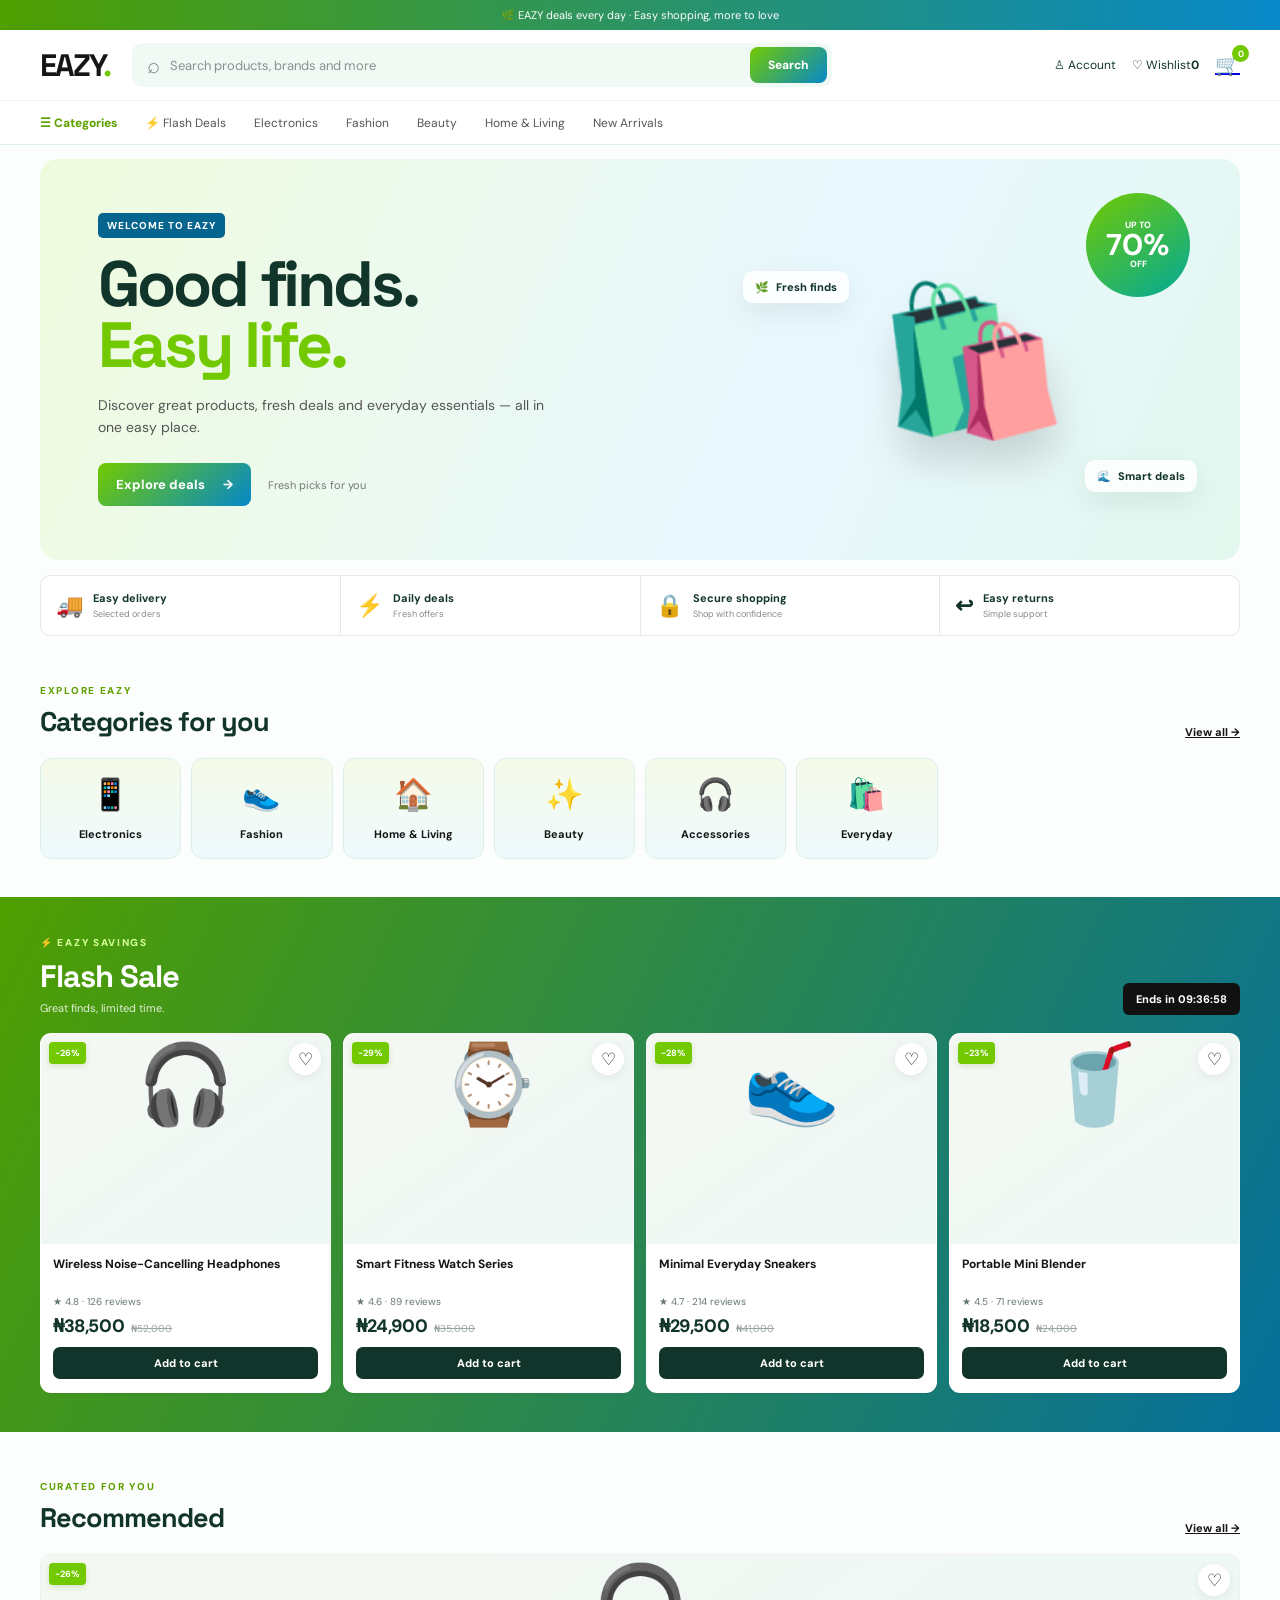
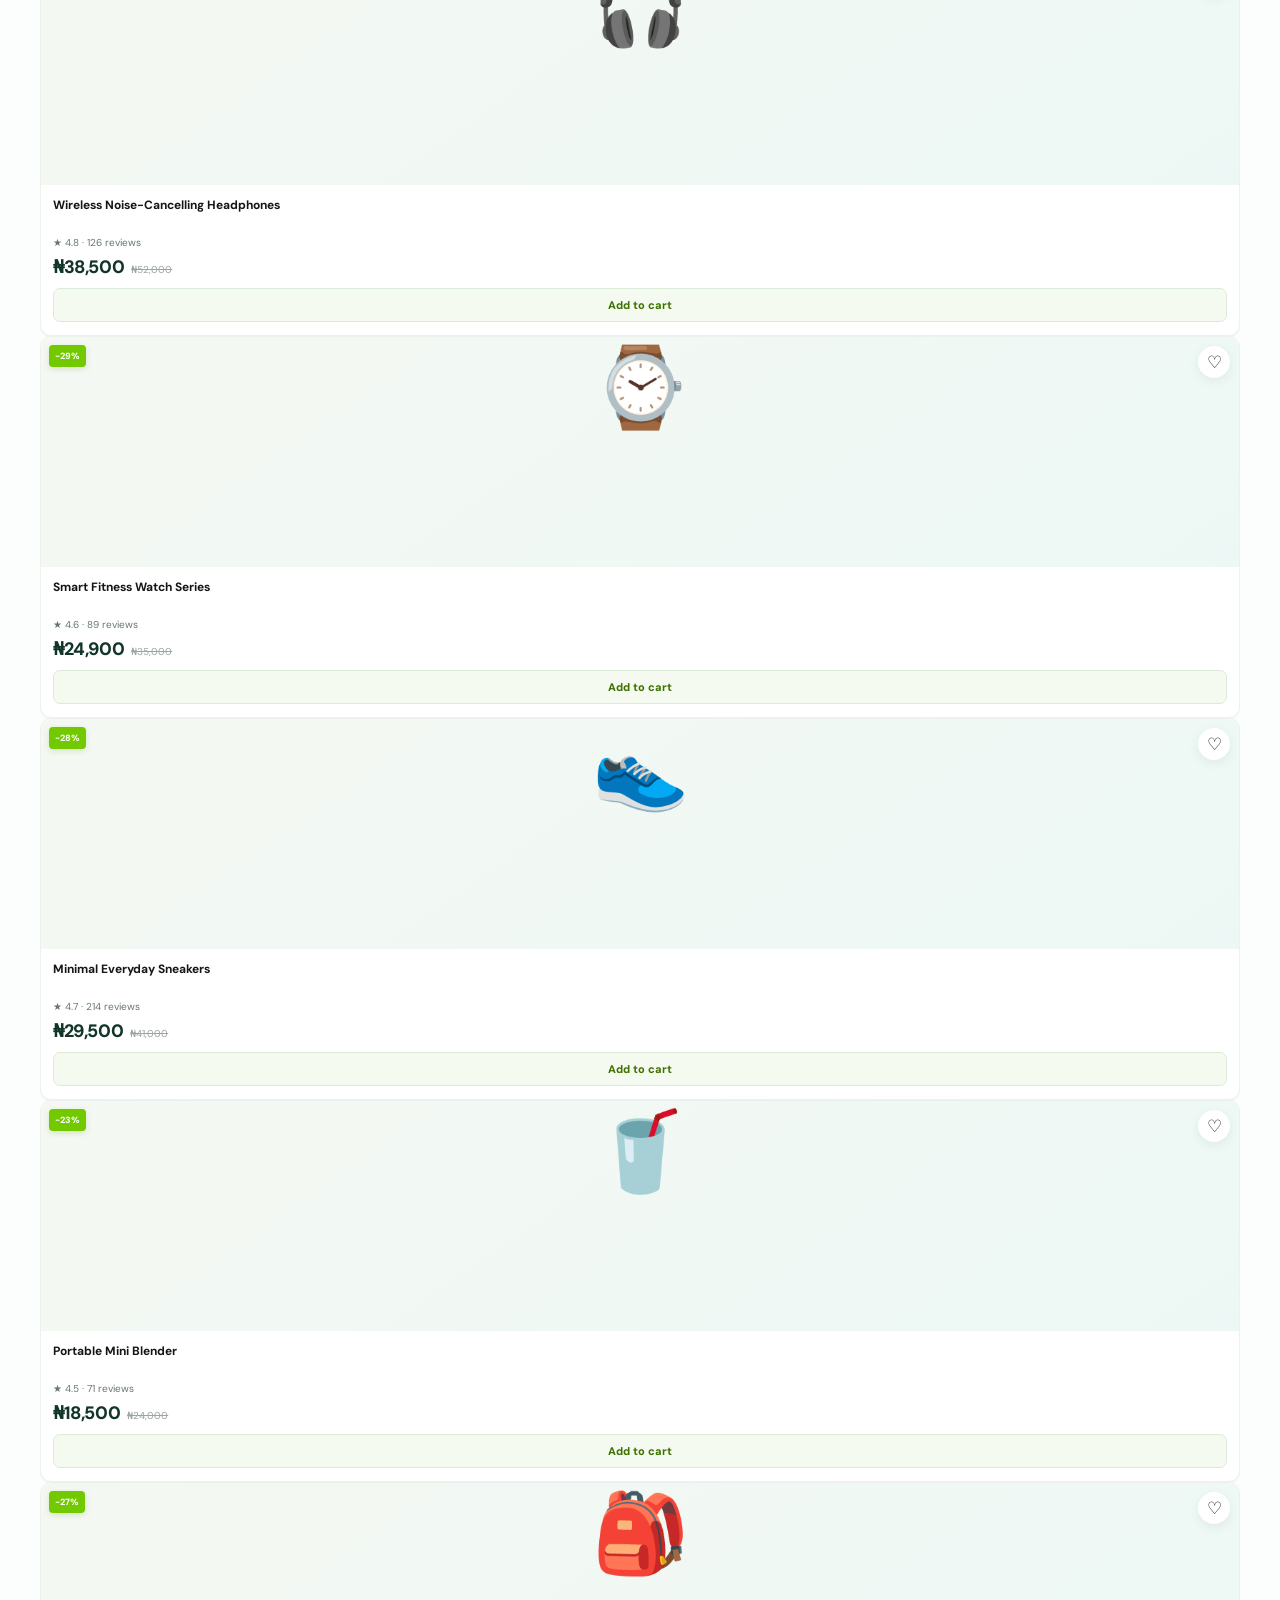
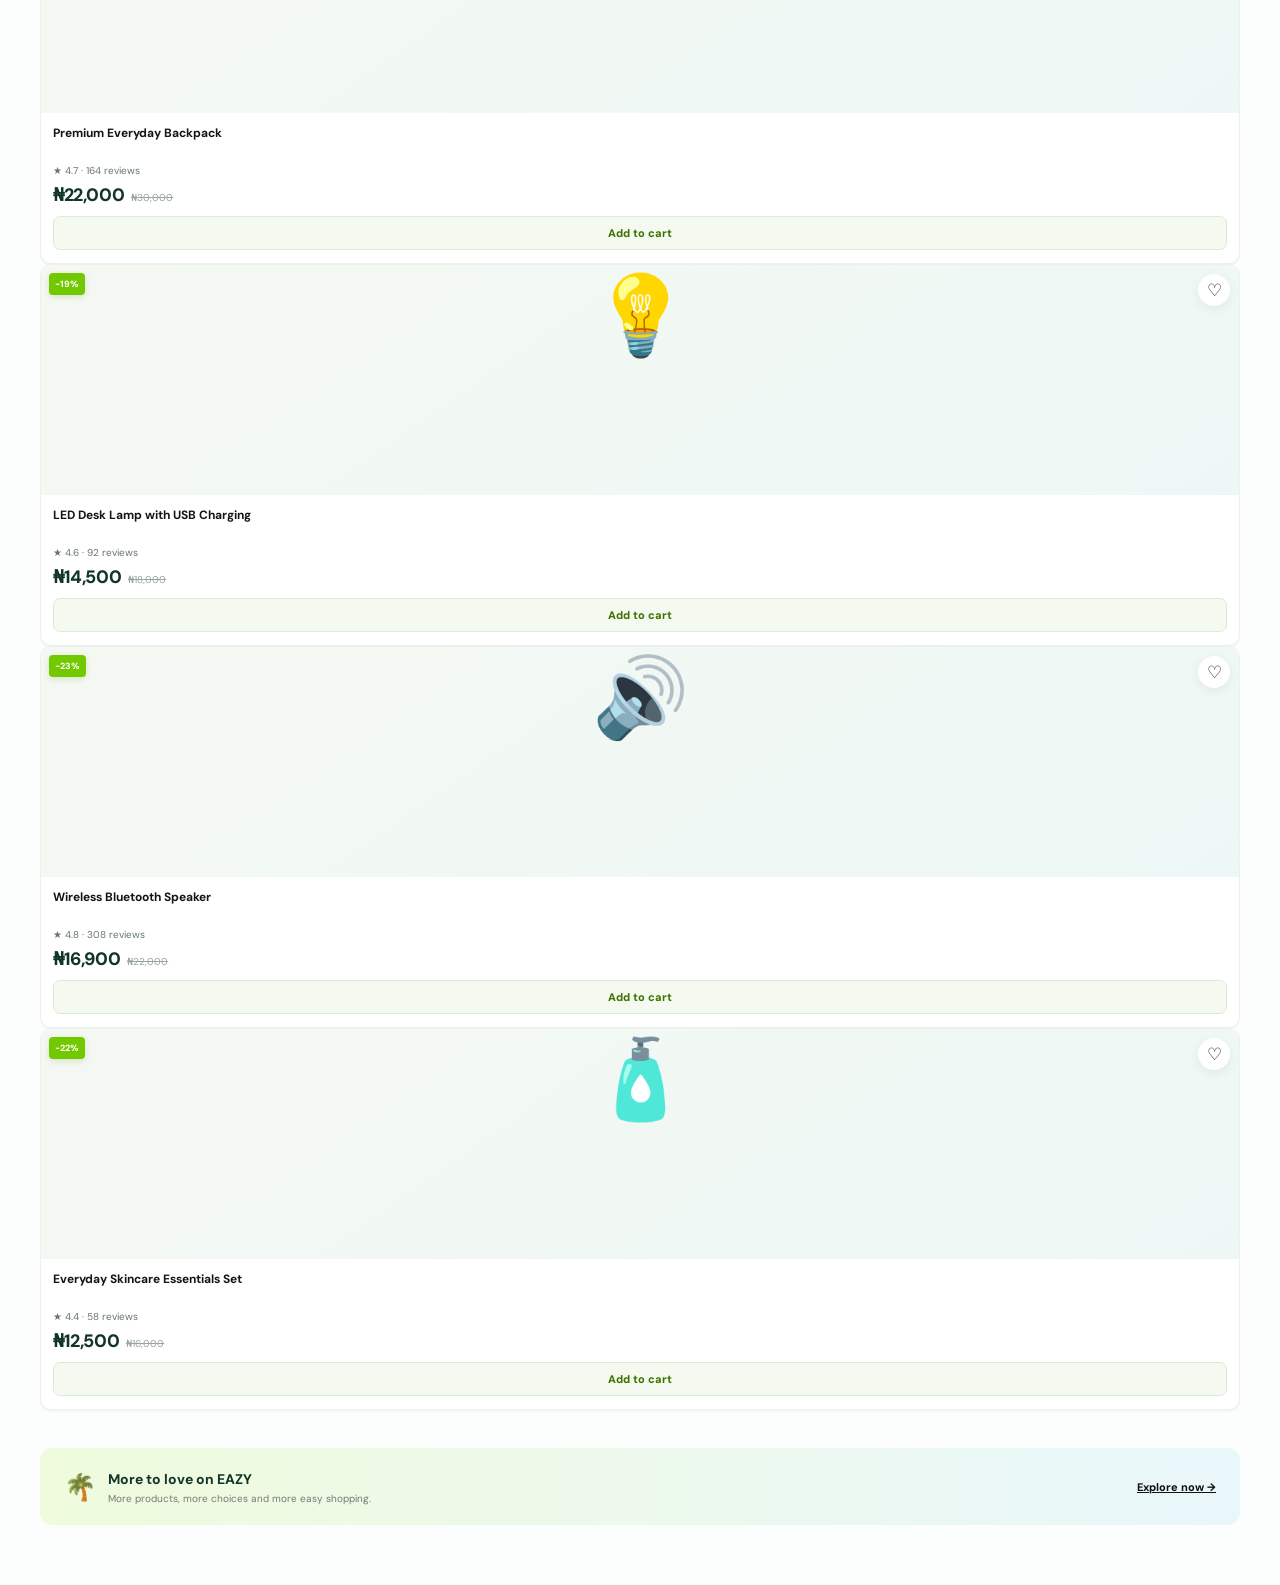
<file: index.html>
<!doctype html><html lang="en"><head><meta charset="utf-8"><meta name="viewport" content="width=device-width,initial-scale=1"><meta name="theme-color" content="#72c900"><meta name="description" content="EAZY — discover products, deals and easy shopping."><title>EAZY — Shop Easy</title><link rel="preconnect" href="https://fonts.googleapis.com"><link rel="preconnect" href="https://fonts.gstatic.com" crossorigin><link href="https://fonts.googleapis.com/css2?family=DM+Sans:wght@400;500;600;700;800&family=Space+Grotesk:wght@500;600;700&display=swap" rel="stylesheet"><link rel="stylesheet" href="css/eazy.css"><link rel="stylesheet" href="css/tropical.css"><link rel="stylesheet" href="css/product-hybrid.css"><link rel="stylesheet" href="css/polish.css"></head><body><div class="top-strip">🌿 EAZY deals every day · Easy shopping, more to love</div><header class="site-header"><div class="header-main container"><button class="icon-btn mobile-menu" aria-label="Open menu" type="button">☰</button><a class="logo" href="index.html" aria-label="EAZY home">EAZY<span>.</span></a><div class="search-wrap" role="search"><span class="search-icon" aria-hidden="true">⌕</span><input id="searchInput" type="search" placeholder="Search products, brands and more" autocomplete="off" aria-label="Search products, brands and more"><button id="searchButton" type="button">Search</button></div><div class="header-actions"><a class="header-link" id="accountBtn" href="account.html">♙ <span>Account</span></a><a class="header-link" id="wishlistBtn" href="wishlist.html">♡ <span>Wishlist</span><b id="wishlistCount" data-wishlist-badge>0</b></a><a class="cart-btn" id="cartBtn" href="cart.html" aria-label="Cart">🛒<b id="cartCount">0</b></a></div></div><nav class="category-nav" aria-label="Primary navigation"><div class="container nav-inner"><a href="category.html">☰ Categories</a><a href="#deals">⚡ Flash Deals</a><a href="category.html?cat=Electronics">Electronics</a><a href="category.html?cat=Fashion">Fashion</a><a href="category.html?cat=Beauty">Beauty</a><a href="category.html?cat=Home%20%26%20Living">Home &amp; Living</a><a href="category.html">New Arrivals</a></div></nav></header><main><section class="hero container"><div class="hero-copy"><span class="hero-kicker">WELCOME TO EAZY</span><h1>Good finds.<br><strong>Easy life.</strong></h1><p>Discover great products, fresh deals and everyday essentials — all in one easy place.</p><div class="hero-actions"><a class="primary-btn" href="#deals">Explore deals <span>→</span></a><span class="hero-note">Fresh picks for you</span></div></div><div class="hero-art" aria-hidden="true"><div class="hero-burst"><small>UP TO</small><strong>70%</strong><small>OFF</small></div><div class="hero-product">🛍️</div><div class="floating-card card-one">🌿 <span>Fresh finds</span></div><div class="floating-card card-two">🌊 <span>Smart deals</span></div></div></section><section class="quick-links container" aria-label="EAZY benefits"><div><b>🚚</b><span><strong>Easy delivery</strong><small>Selected orders</small></span></div><div><b>⚡</b><span><strong>Daily deals</strong><small>Fresh offers</small></span></div><div><b>🔒</b><span><strong>Secure shopping</strong><small>Shop with confidence</small></span></div><div><b>↩</b><span><strong>Easy returns</strong><small>Simple support</small></span></div></section><section class="section container" id="categories"><div class="section-heading"><div><p class="eyebrow">EXPLORE EAZY</p><h2>Categories for you</h2></div><a href="category.html">View all →</a></div><div class="category-grid" id="categoryGrid"></div></section><section class="deal-section" id="deals"><div class="container"><div class="deal-heading"><div><p class="eyebrow">⚡ EAZY SAVINGS</p><h2>Flash Sale</h2><p>Great finds, limited time.</p></div><div class="countdown" id="countdown" aria-live="polite">Ends soon</div></div><div class="deal-scroll" id="dealGrid"></div></div></section><section class="section container" id="products"><div class="section-heading"><div><p class="eyebrow">CURATED FOR YOU</p><h2>Recommended</h2></div><a href="category.html">View all →</a></div><div class="product-grid" id="productGrid"></div></section><section class="promo-strip container"><div><span>🌴</span><div><strong>More to love on EAZY</strong><p>More products, more choices and more easy shopping.</p></div></div><a href="category.html">Explore now →</a></section><div class="bottom-space"></div></main><nav class="bottom-nav" aria-label="Mobile navigation"><a class="active" href="index.html">⌂<span>Home</span></a><a href="category.html">▦<span>Categories</span></a><a href="cart.html" id="bottomCart">🛒<span>Cart</span><b id="bottomCartCount">0</b></a><a href="#deals">⚡<span>Deals</span></a><a href="account.html" id="bottomAccount">♙<span>Me</span></a></nav><div class="drawer-backdrop" id="drawerBackdrop"></div><aside class="cart-drawer" id="cartDrawer" aria-label="Shopping cart"><div class="drawer-head"><h2>Your cart</h2><button id="closeCart" type="button" aria-label="Close cart">×</button></div><div id="cartItems" class="cart-items"></div><div class="cart-footer"><div><span>Subtotal</span><strong id="cartTotal">₦0</strong></div><button class="primary-btn full" id="cartCheckout" type="button">Checkout <span>→</span></button><a class="text-btn" href="cart.html">View full cart</a></div></aside><div class="toast" id="toast" role="status" aria-live="polite"></div><script src="js/data.js"></script><script src="js/store.js"></script><script src="js/router.js"></script><script src="js/app.js"></script></body></html>
</file>
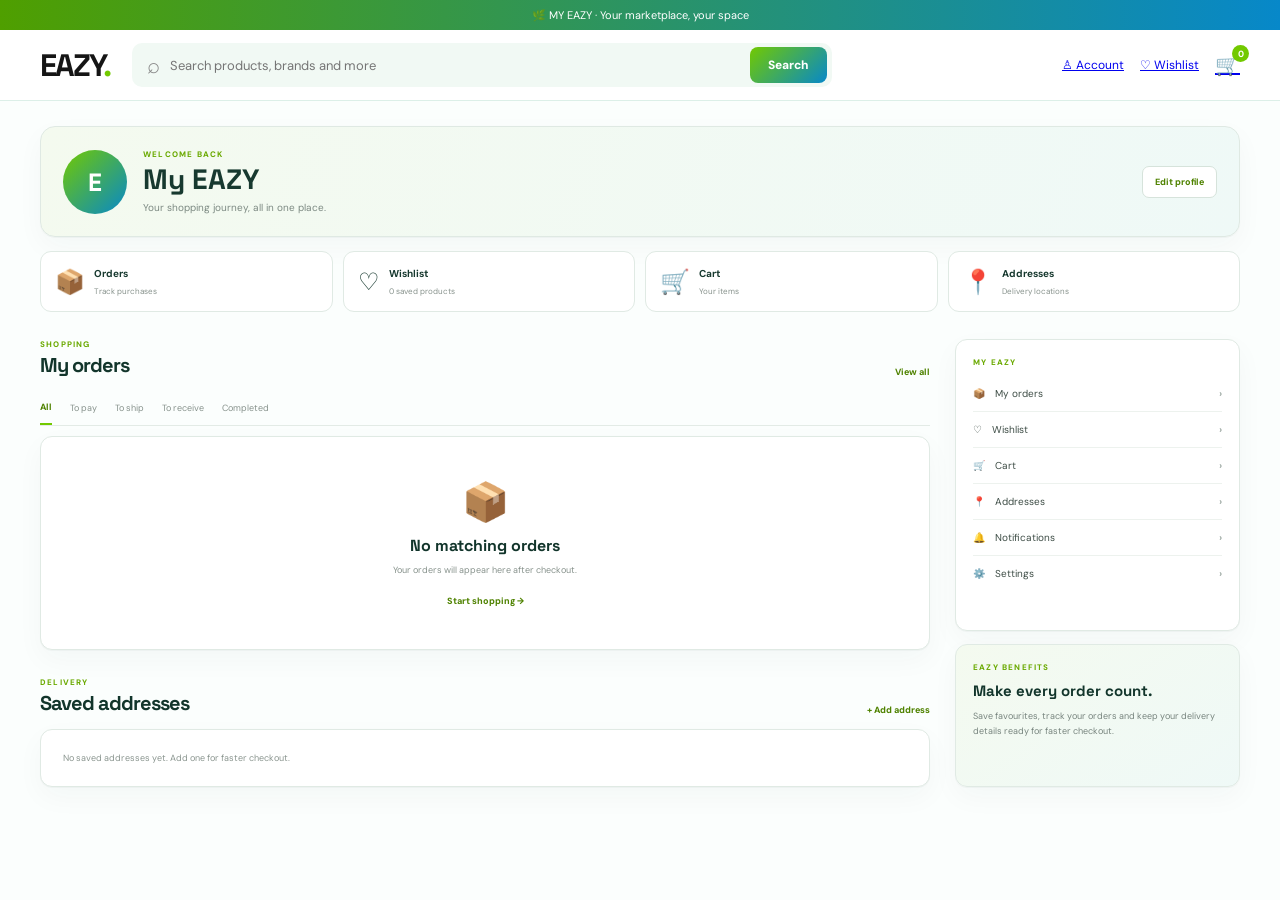
<file: account.html>
<!doctype html><html lang="en"><head><meta charset="UTF-8"><meta name="viewport" content="width=device-width,initial-scale=1"><meta name="theme-color" content="#72c900"><title>EAZY — My EAZY</title><link rel="preconnect" href="https://fonts.googleapis.com"><link rel="preconnect" href="https://fonts.gstatic.com" crossorigin><link href="https://fonts.googleapis.com/css2?family=DM+Sans:wght@400;500;600;700;800&family=Space+Grotesk:wght@500;600;700&display=swap" rel="stylesheet"><link rel="stylesheet" href="css/eazy.css"><link rel="stylesheet" href="css/tropical.css"><link rel="stylesheet" href="css/account.css"></head><body><div class="top-strip">🌿 MY EAZY · Your marketplace, your space</div><header class="site-header"><div class="header-main container"><a class="logo" href="index.html">EAZY<span>.</span></a><div class="search-wrap"><span class="search-icon">⌕</span><input id="searchInput" type="search" placeholder="Search products, brands and more"><button id="searchButton">Search</button></div><div class="header-actions"><a class="header-link active" href="account.html">♙ <span>Account</span></a><a class="header-link" href="wishlist.html">♡ <span>Wishlist</span></a><a class="cart-btn" href="cart.html">🛒<b id="cartCount">0</b></a></div></div></header><main class="container account-page"><section class="profile-hero"><div class="avatar">E</div><div class="profile-copy"><p class="eyebrow">WELCOME BACK</p><h1 id="welcomeName">My EAZY</h1><p id="memberText">Your shopping journey, all in one place.</p></div><button id="editProfile" class="outline-btn">Edit profile</button></section><section class="quick-grid"><a href="#orders"><span>📦</span><strong>Orders</strong><small>Track purchases</small></a><a href="wishlist.html"><span>♡</span><strong>Wishlist</strong><small id="wishQuick">Saved products</small></a><a href="cart.html"><span>🛒</span><strong>Cart</strong><small id="cartQuick">Your items</small></a><a href="#addresses"><span>📍</span><strong>Addresses</strong><small>Delivery locations</small></a></section><div class="account-layout"><section><div class="section-heading" id="orders"><div><p class="eyebrow">SHOPPING</p><h2>My orders</h2></div><button class="text-btn">View all</button></div><div class="order-tabs"><button class="active">All</button><button>To pay</button><button>To ship</button><button>To receive</button><button>Completed</button></div><div id="ordersBox" class="orders-box"><div class="empty-orders"><span>📦</span><h3>No orders yet</h3><p>Your completed and active orders will appear here.</p><a href="category.html">Start shopping →</a></div></div><div class="section-heading addresses-head" id="addresses"><div><p class="eyebrow">DELIVERY</p><h2>Saved addresses</h2></div><button id="addAddress" class="text-btn">+ Add address</button></div><div id="addressBox" class="address-box"></div></section><aside class="account-side"><div class="side-card"><p class="eyebrow">MY EAZY</p><a href="#orders">📦 <span>My orders</span><b>›</b></a><a href="wishlist.html">♡ <span>Wishlist</span><b>›</b></a><a href="cart.html">🛒 <span>Cart</span><b>›</b></a><a href="#addresses">📍 <span>Addresses</span><b>›</b></a><a href="#"><span>🔔</span> <span>Notifications</span><b>›</b></a><a href="#"><span>⚙️</span> <span>Settings</span><b>›</b></a></div><div class="side-card benefits"><p class="eyebrow">EAZY BENEFITS</p><h3>Make every order count.</h3><p>Save favourites, track your orders and keep your delivery details ready for faster checkout.</p></div></aside></div></main><nav class="bottom-nav"><a href="index.html">⌂<span>Home</span></a><a href="category.html">▦<span>Categories</span></a><a href="cart.html">🛒<span>Cart</span><b id="bottomCartCount">0</b></a><a href="wishlist.html">♡<span>Wishlist</span></a><a class="active" href="account.html">♙<span>Me</span></a></nav><div class="profile-modal" id="profileModal"><div class="modal-card"><button class="modal-close" data-close>×</button><p class="eyebrow">PROFILE</p><h2>Make EAZY yours.</h2><label>Your name<input id="profileName" placeholder="e.g. Israel"></label><label>Phone number<input id="profilePhone" placeholder="080 0000 0000"></label><button id="saveProfile" class="primary-btn">Save profile</button></div></div><div class="address-modal" id="addressModal"><div class="modal-card"><button class="modal-close" data-close>×</button><p class="eyebrow">DELIVERY ADDRESS</p><h2>Add an address</h2><label>Label<input id="addressLabel" placeholder="Home, Office…"></label><label>Address<input id="addressLine" placeholder="House number, street, area"></label><label>City / State<input id="addressCity" placeholder="Lagos, Lagos"></label><button id="saveAddress" class="primary-btn">Save address</button></div></div><div class="toast" id="toast"></div><script src="js/data.js"></script><script src="js/account.js"></script></body></html>
</file>
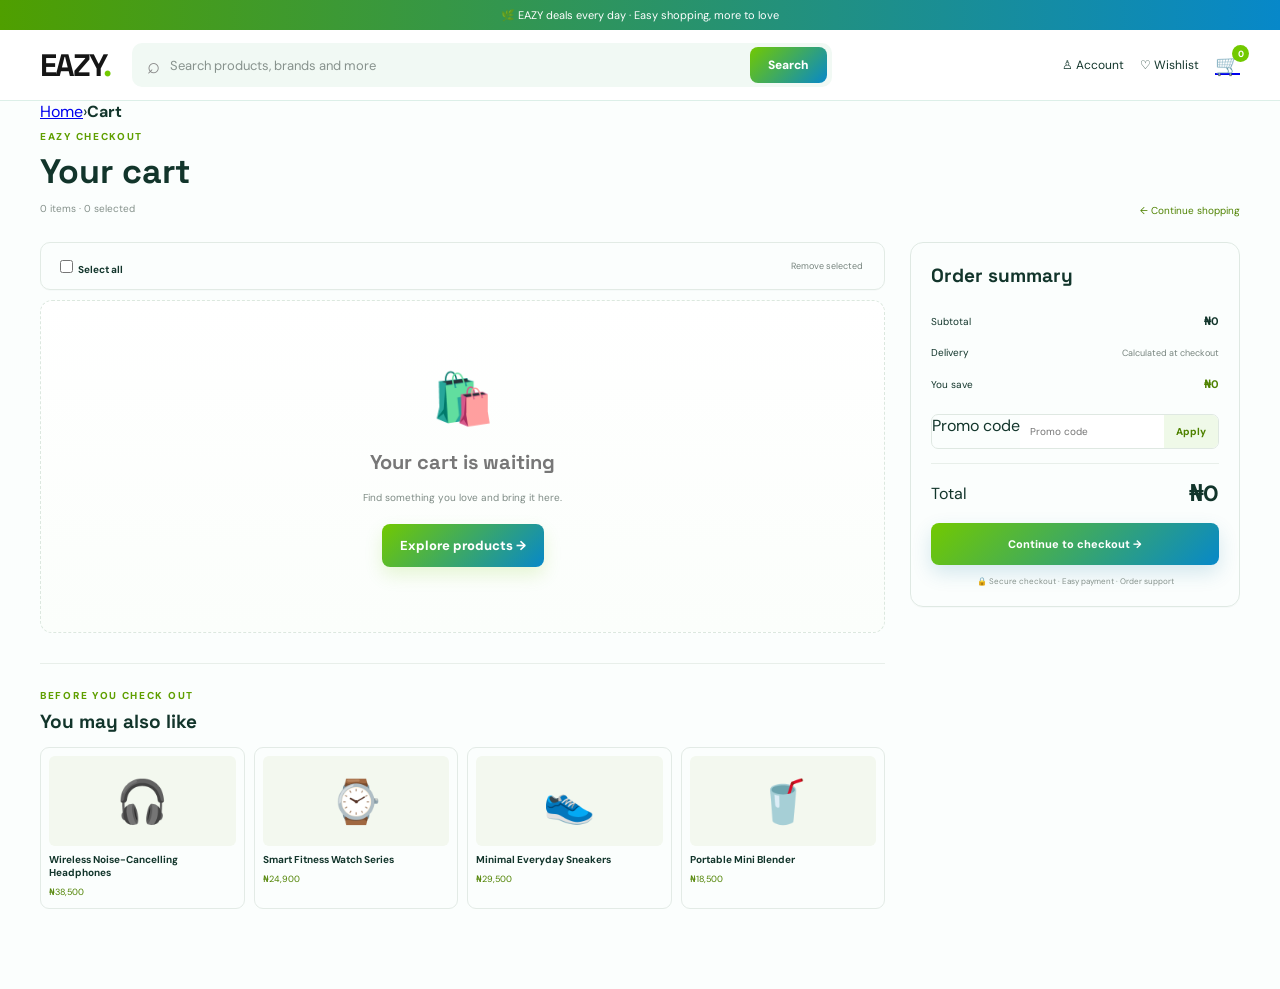
<file: cart.html>
<!doctype html><html lang="en"><head><meta charset="utf-8"><meta name="viewport" content="width=device-width,initial-scale=1"><meta name="theme-color" content="#72c900"><title>EAZY — Your Cart</title><link rel="preconnect" href="https://fonts.googleapis.com"><link rel="preconnect" href="https://fonts.gstatic.com" crossorigin><link href="https://fonts.googleapis.com/css2?family=DM+Sans:wght@400;500;600;700;800&family=Space+Grotesk:wght@500;600;700&display=swap" rel="stylesheet"><link rel="stylesheet" href="css/eazy.css"><link rel="stylesheet" href="css/tropical.css"><link rel="stylesheet" href="css/product-hybrid.css"><link rel="stylesheet" href="css/cart.css"><link rel="stylesheet" href="css/polish.css"></head><body><div class="top-strip">🌿 EAZY deals every day · Easy shopping, more to love</div><header class="site-header"><div class="header-main container"><button class="mobile-menu" type="button" aria-label="Open menu">☰</button><a class="logo" href="index.html" aria-label="EAZY home">EAZY<span>.</span></a><div class="search-wrap" role="search"><span class="search-icon" aria-hidden="true">⌕</span><input id="searchInput" type="search" placeholder="Search products, brands and more" autocomplete="off" aria-label="Search products, brands and more"><button id="searchButton" type="button">Search</button></div><div class="header-actions"><a class="header-link" href="account.html">♙ <span>Account</span></a><a class="header-link" href="wishlist.html">♡ <span>Wishlist</span></a><a class="cart-btn" href="cart.html" aria-current="page" aria-label="Cart">🛒<b id="headerCount">0</b></a></div></div></header><main class="container cart-page"><div class="crumb"><a href="index.html">Home</a><span aria-hidden="true">›</span><strong>Cart</strong></div><div class="cart-heading"><div><p class="eyebrow">EAZY CHECKOUT</p><h1>Your cart</h1><span id="itemCount" aria-live="polite">0 items</span></div><a href="category.html">← Continue shopping</a></div><div class="cart-layout"><section><div class="select-row"><label><input id="selectAll" type="checkbox" checked> Select all</label><button id="removeSelected" type="button">Remove selected</button></div><div id="cartItems" aria-live="polite"></div><div class="empty-cart" id="emptyCart" hidden><div aria-hidden="true">🛍️</div><h2>Your cart is waiting</h2><p>Find something you love and bring it here.</p><a class="primary-btn" href="category.html">Explore products →</a></div><section class="recommend-box"><div><p class="eyebrow">BEFORE YOU CHECK OUT</p><h2>You may also like</h2></div><div class="mini-products" id="recommendations"></div></section></section><aside class="summary"><h2>Order summary</h2><div class="summary-row"><span>Subtotal</span><strong id="subtotal">₦0</strong></div><div class="summary-row"><span>Delivery</span><span class="delivery-free">Calculated at checkout</span></div><div class="summary-row savings"><span>You save</span><strong id="savings">₦0</strong></div><div class="coupon"><label class="sr-only" for="coupon">Promo code</label><input id="coupon" placeholder="Promo code" autocomplete="off"><button id="applyCoupon" type="button">Apply</button></div><div class="summary-total"><span>Total</span><strong id="total">₦0</strong></div><button class="checkout-btn" id="checkout" type="button">Continue to checkout <span>→</span></button><div class="secure-note" aria-label="Secure checkout">🔒 Secure checkout · Easy payment · Order support</div></aside></div></main><nav class="bottom-nav" aria-label="Mobile navigation"><a href="index.html">⌂<span>Home</span></a><a href="category.html">▦<span>Categories</span></a><a class="active" href="cart.html" aria-current="page">🛒<span>Cart</span><b id="bottomCount">0</b></a><a href="index.html#deals">⚡<span>Deals</span></a><a href="account.html">♙<span>Me</span></a></nav><div class="toast" id="toast" role="status" aria-live="polite"></div><script src="js/data.js"></script><script src="js/store.js"></script><script src="js/router.js"></script><script src="js/cart.js"></script></body></html>
</file>
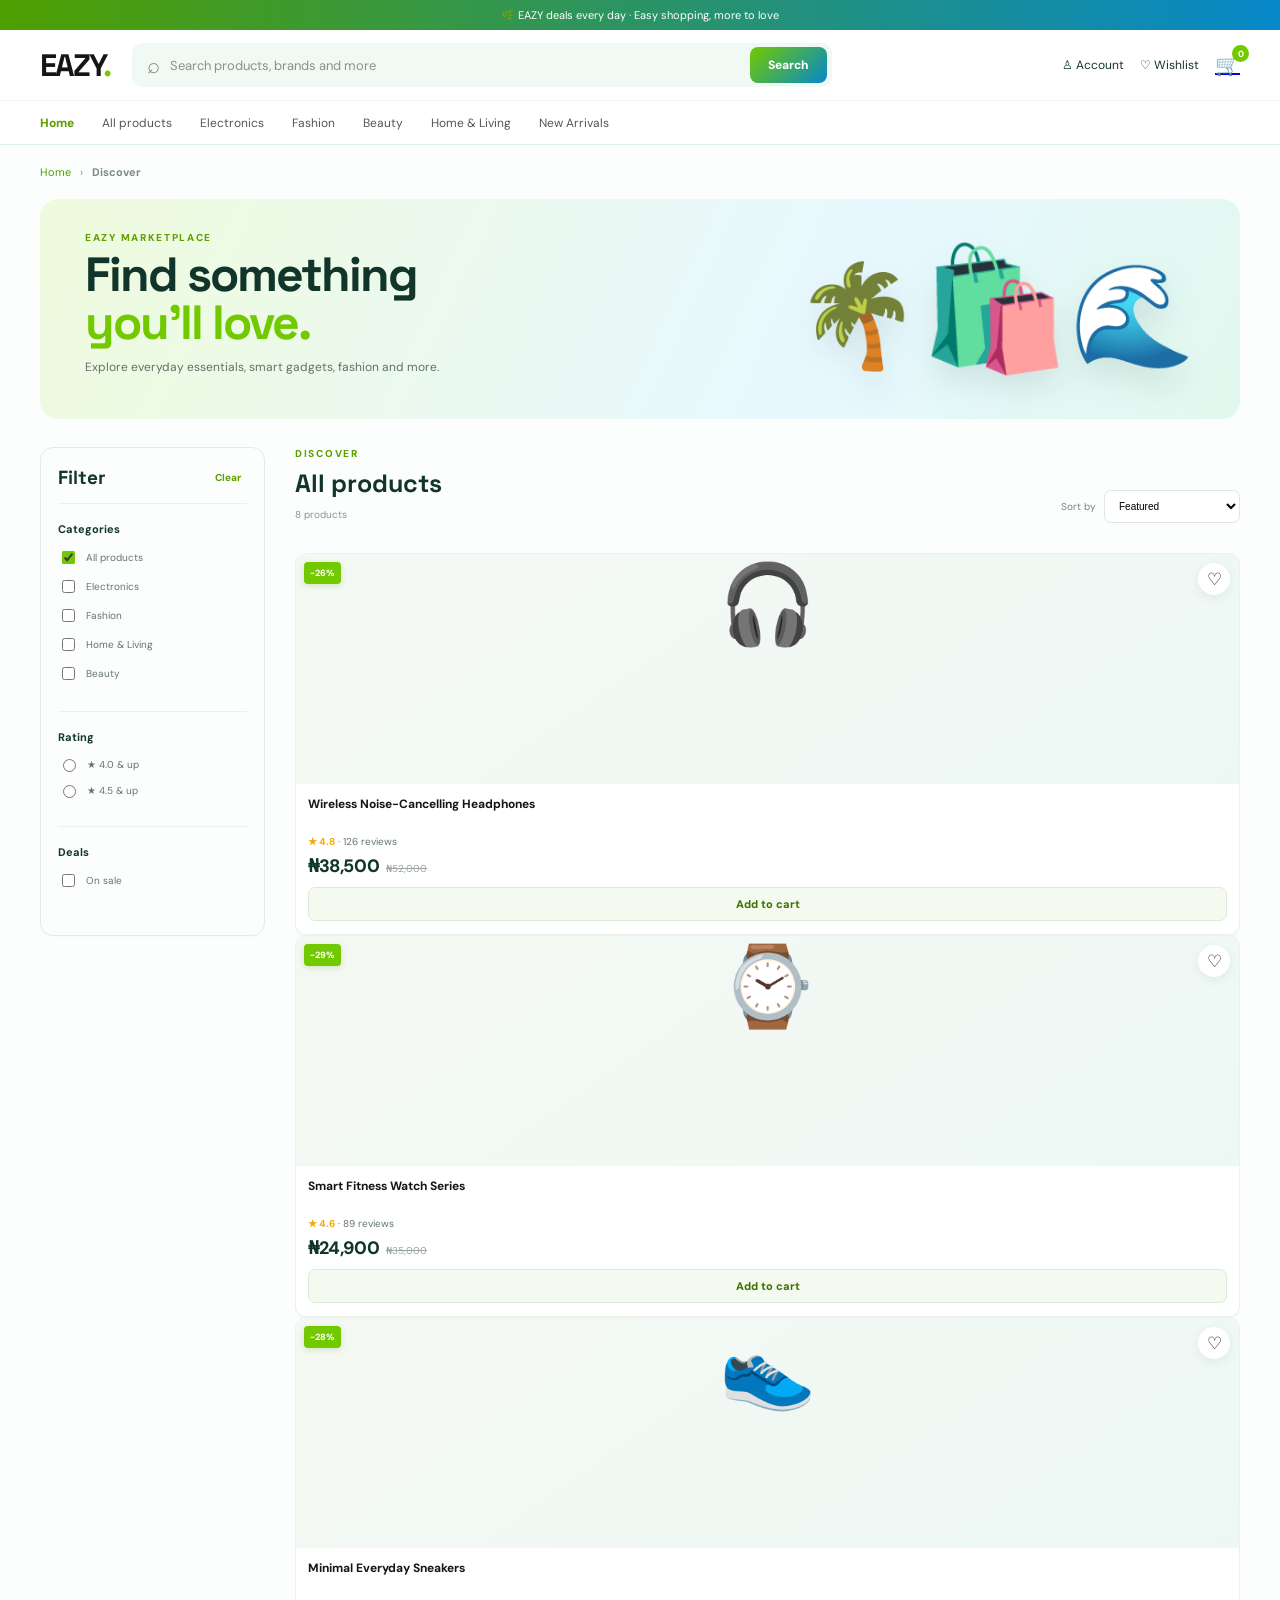
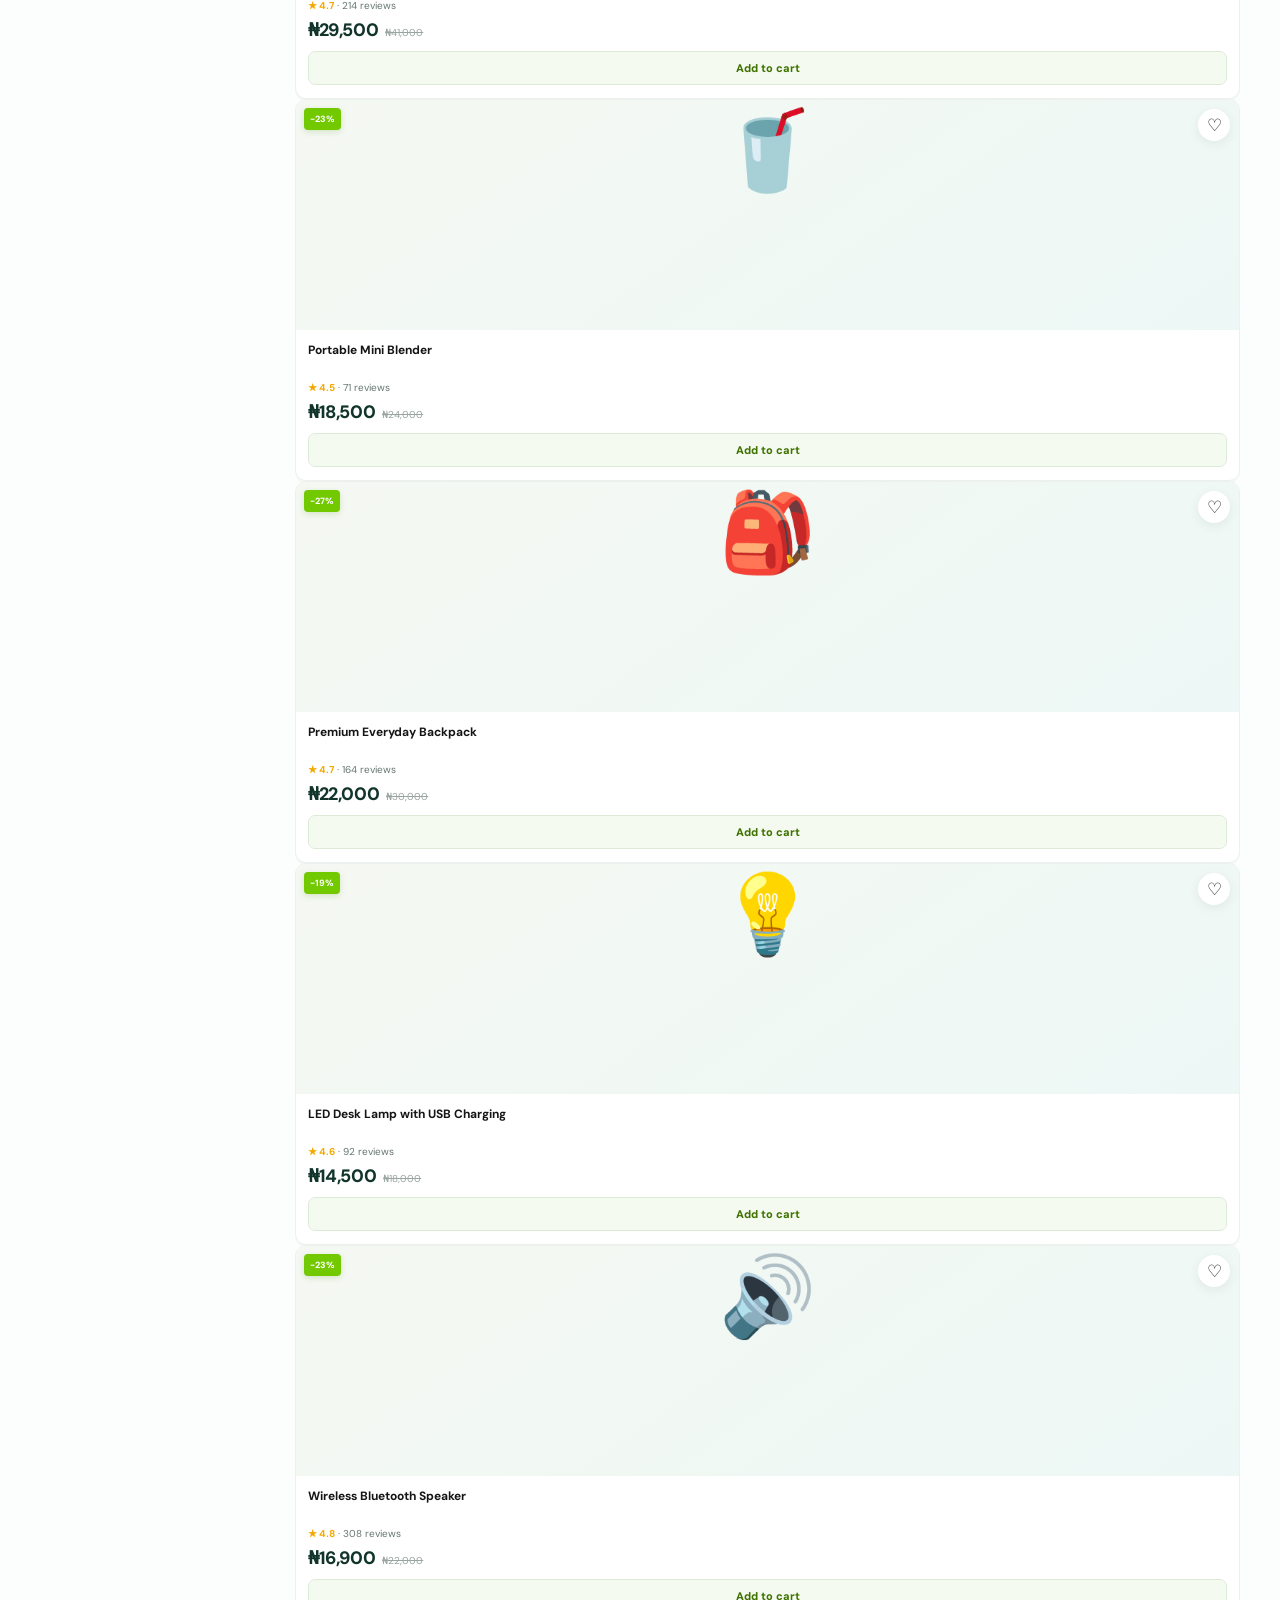
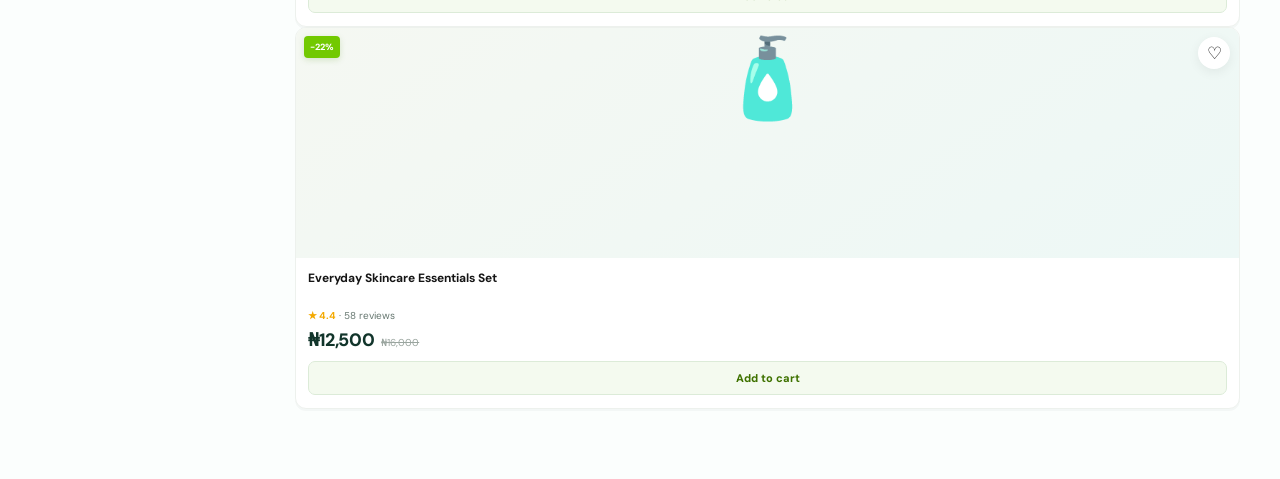
<file: category.html>
<!doctype html><html lang="en"><head><meta charset="utf-8"><meta name="viewport" content="width=device-width,initial-scale=1"><meta name="theme-color" content="#72c900"><title>EAZY — Discover Products</title><link rel="preconnect" href="https://fonts.googleapis.com"><link rel="preconnect" href="https://fonts.gstatic.com" crossorigin><link href="https://fonts.googleapis.com/css2?family=DM+Sans:wght@400;500;600;700;800&family=Space+Grotesk:wght@500;600;700&display=swap" rel="stylesheet"><link rel="stylesheet" href="css/eazy.css"><link rel="stylesheet" href="css/tropical.css"><link rel="stylesheet" href="css/product-hybrid.css"><link rel="stylesheet" href="css/category.css"><link rel="stylesheet" href="css/polish.css"></head><body><div class="top-strip">🌿 EAZY deals every day · Easy shopping, more to love</div><header class="site-header"><div class="header-main container"><button class="mobile-menu" type="button" aria-label="Open menu">☰</button><a class="logo" href="index.html" aria-label="EAZY home">EAZY<span>.</span></a><div class="search-wrap" role="search"><span class="search-icon" aria-hidden="true">⌕</span><input id="searchInput" type="search" placeholder="Search products, brands and more" autocomplete="off" aria-label="Search products, brands and more"><button id="searchButton" type="button">Search</button></div><div class="header-actions"><a class="header-link" href="account.html">♙ <span>Account</span></a><a class="header-link" href="wishlist.html">♡ <span>Wishlist</span></a><a class="cart-btn" href="cart.html" aria-label="Cart">🛒<b id="cartCount">0</b></a></div></div><nav class="category-nav" aria-label="Primary navigation"><div class="container nav-inner"><a href="index.html">Home</a><a class="active" href="category.html">All products</a><a href="category.html?cat=Electronics">Electronics</a><a href="category.html?cat=Fashion">Fashion</a><a href="category.html?cat=Beauty">Beauty</a><a href="category.html?cat=Home%20%26%20Living">Home &amp; Living</a><a href="category.html">New Arrivals</a></div></nav></header><main class="container discovery"><div class="crumb"><a href="index.html">Home</a><span aria-hidden="true">›</span><strong>Discover</strong></div><section class="discover-hero"><div><p class="eyebrow">EAZY MARKETPLACE</p><h1>Find something<br><strong>you'll love.</strong></h1><p>Explore everyday essentials, smart gadgets, fashion and more.</p></div><div class="discover-art" aria-hidden="true">🌴<span>🛍️</span>🌊</div></section><div class="discovery-layout"><aside class="filters" aria-label="Product filters"><div class="filter-title"><h2>Filter</h2><button id="clearFilters" type="button">Clear</button></div><div class="filter-group"><h3>Categories</h3><label><input type="checkbox" value="All" checked> All products</label><label><input type="checkbox" value="Electronics"> Electronics</label><label><input type="checkbox" value="Fashion"> Fashion</label><label><input type="checkbox" value="Home & Living"> Home &amp; Living</label><label><input type="checkbox" value="Beauty"> Beauty</label></div><div class="filter-group"><h3>Rating</h3><label><input type="radio" name="rating" value="4"> ★ 4.0 &amp; up</label><label><input type="radio" name="rating" value="4.5"> ★ 4.5 &amp; up</label></div><div class="filter-group"><h3>Deals</h3><label><input id="discountOnly" type="checkbox"> On sale</label></div></aside><section class="results" aria-live="polite"><div class="results-top"><div><p class="eyebrow">DISCOVER</p><h2 id="resultTitle">All products</h2><span id="resultCount">0 products</span></div><div class="sort"><label for="sortSelect">Sort by</label><select id="sortSelect"><option value="featured">Featured</option><option value="popular">Most popular</option><option value="price-low">Price: low to high</option><option value="price-high">Price: high to low</option><option value="rating">Top rated</option><option value="discount">Biggest discount</option></select></div></div><div class="active-filters" id="activeFilters"></div><div class="product-grid" id="categoryProducts"></div><div class="empty-state" id="emptyState" hidden><div>🌴</div><h3>Nothing found yet</h3><p>Try another category or remove a filter.</p><button class="primary-btn" id="resetEmpty" type="button">Show all products →</button></div></section></div></main><nav class="bottom-nav" aria-label="Mobile navigation"><a href="index.html">⌂<span>Home</span></a><a class="active" href="category.html">▦<span>Categories</span></a><a href="cart.html">🛒<span>Cart</span><b id="bottomCartCount">0</b></a><a href="index.html#deals">⚡<span>Deals</span></a><a href="account.html">♙<span>Me</span></a></nav><div class="toast" id="toast" role="status" aria-live="polite"></div><script src="js/data.js"></script><script src="js/store.js"></script><script src="js/router.js"></script><script src="js/category.js"></script></body></html>
</file>
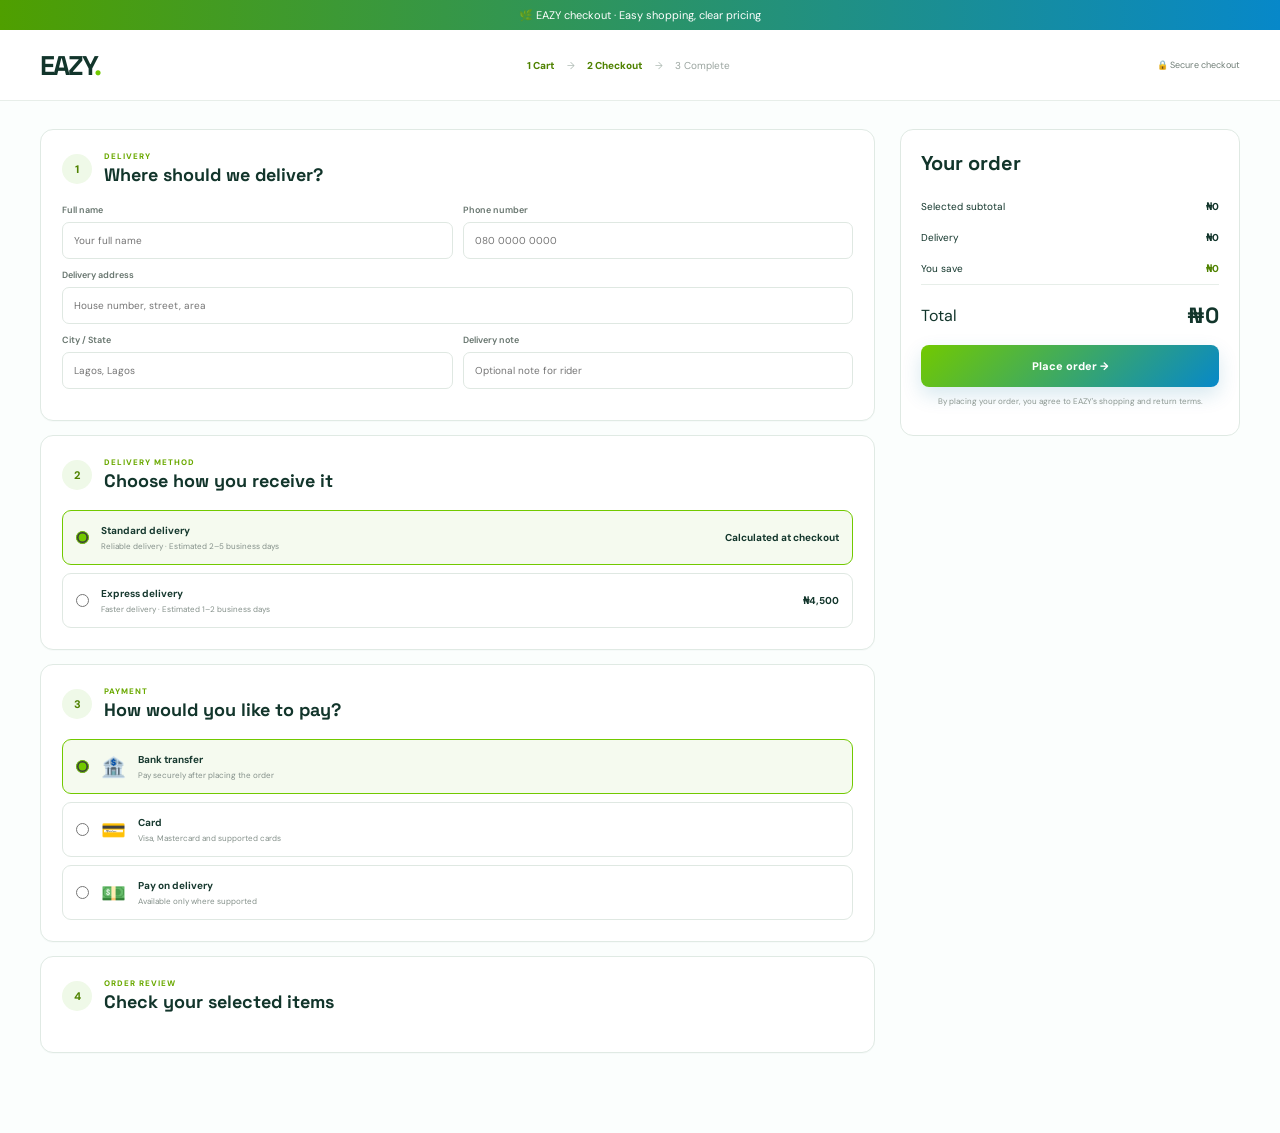
<file: checkout.html>
<!doctype html><html lang="en"><head><meta charset="UTF-8"><meta name="viewport" content="width=device-width,initial-scale=1"><meta name="theme-color" content="#72c900"><title>EAZY — Checkout</title><link rel="preconnect" href="https://fonts.googleapis.com"><link rel="preconnect" href="https://fonts.gstatic.com" crossorigin><link href="https://fonts.googleapis.com/css2?family=DM+Sans:wght@400;500;600;700;800&family=Space+Grotesk:wght@500;600;700&display=swap" rel="stylesheet"><link rel="stylesheet" href="css/eazy.css"><link rel="stylesheet" href="css/tropical.css"><link rel="stylesheet" href="css/checkout.css"><link rel="stylesheet" href="css/polish.css"></head><body><div class="top-strip">🌿 EAZY checkout · Easy shopping, clear pricing</div><header class="checkout-header"><div class="container"><a class="logo" href="index.html" aria-label="EAZY home">EAZY<span>.</span></a><div class="checkout-progress" aria-label="Checkout progress"><span class="active">1 Cart</span><i aria-hidden="true">→</i><span class="active">2 Checkout</span><i aria-hidden="true">→</i><span>3 Complete</span></div><span class="secure">🔒 Secure checkout</span></div></header><main class="container checkout-page"><div class="checkout-layout"><section class="checkout-main"><div class="step-card"><div class="step-title"><span aria-hidden="true">1</span><div><p>DELIVERY</p><h2>Where should we deliver?</h2></div></div><div id="addressForm"><div class="form-grid"><label>Full name<input id="fullName" placeholder="Your full name" autocomplete="name"></label><label>Phone number<input id="phone" placeholder="080 0000 0000" inputmode="tel" autocomplete="tel"></label></div><label>Delivery address<input id="address" placeholder="House number, street, area" autocomplete="street-address"></label><div class="form-grid"><label>City / State<input id="city" placeholder="Lagos, Lagos" autocomplete="address-level2"></label><label>Delivery note <input id="note" placeholder="Optional note for rider"></label></div></div></div><div class="step-card"><div class="step-title"><span aria-hidden="true">2</span><div><p>DELIVERY METHOD</p><h2>Choose how you receive it</h2></div></div><div class="delivery-options"><label class="delivery-option selected"><input type="radio" name="delivery" value="standard" checked><div><strong>Standard delivery</strong><small>Reliable delivery · Estimated 2–5 business days</small></div><b id="standardPrice">Calculated at checkout</b></label><label class="delivery-option"><input type="radio" name="delivery" value="express"><div><strong>Express delivery</strong><small>Faster delivery · Estimated 1–2 business days</small></div><b>₦4,500</b></label></div></div><div class="step-card"><div class="step-title"><span aria-hidden="true">3</span><div><p>PAYMENT</p><h2>How would you like to pay?</h2></div></div><div class="payment-options"><label class="payment-option selected"><input type="radio" name="payment" value="transfer" checked><span aria-hidden="true">🏦</span><div><strong>Bank transfer</strong><small>Pay securely after placing the order</small></div></label><label class="payment-option"><input type="radio" name="payment" value="card"><span aria-hidden="true">💳</span><div><strong>Card</strong><small>Visa, Mastercard and supported cards</small></div></label><label class="payment-option"><input type="radio" name="payment" value="cod"><span aria-hidden="true">💵</span><div><strong>Pay on delivery</strong><small>Available only where supported</small></div></label></div></div><div class="step-card"><div class="step-title"><span aria-hidden="true">4</span><div><p>ORDER REVIEW</p><h2>Check your selected items</h2></div></div><div id="checkoutItems" aria-live="polite"></div></div></section><aside class="checkout-summary"><h2>Your order</h2><div id="summaryItems"></div><div class="summary-line"><span>Selected subtotal</span><strong id="subtotal">₦0</strong></div><div class="summary-line"><span>Delivery</span><strong id="deliveryCost">₦0</strong></div><div class="summary-line saving"><span>You save</span><strong id="savings">₦0</strong></div><div class="summary-total"><span>Total</span><strong id="total">₦0</strong></div><button id="placeOrder" class="place-order" type="button">Place order <span>→</span></button><p class="agreement">By placing your order, you agree to EAZY's shopping and return terms.</p></aside></div></main><div class="mobile-checkout-bar" aria-label="Checkout total"><div class="mobile-checkout-values"><div><small>Total</small><strong id="mobileTotal">₦0</strong></div><div><small>You save</small><b id="mobileSavings">₦0</b></div></div><button id="mobilePlaceOrder" type="button">Place order <span>→</span></button></div><div class="order-modal" id="orderModal" role="dialog" aria-modal="true" aria-labelledby="orderTitle"><div class="success-card"><div class="success-icon" aria-hidden="true">✓</div><p class="eyebrow">ORDER RECEIVED</p><h2 id="orderTitle">You're all set! 🎉</h2><p>Your EAZY order has been created in this demo checkout. In the Firebase version, this step will create the real order record.</p><div class="order-number" id="orderNumber"></div><a href="index.html">Continue shopping →</a></div></div><div class="toast" id="toast" role="status" aria-live="polite"></div><script src="js/data.js"></script><script src="js/store.js"></script><script src="js/router.js"></script><script src="js/checkout.js"></script></body></html>
</file>
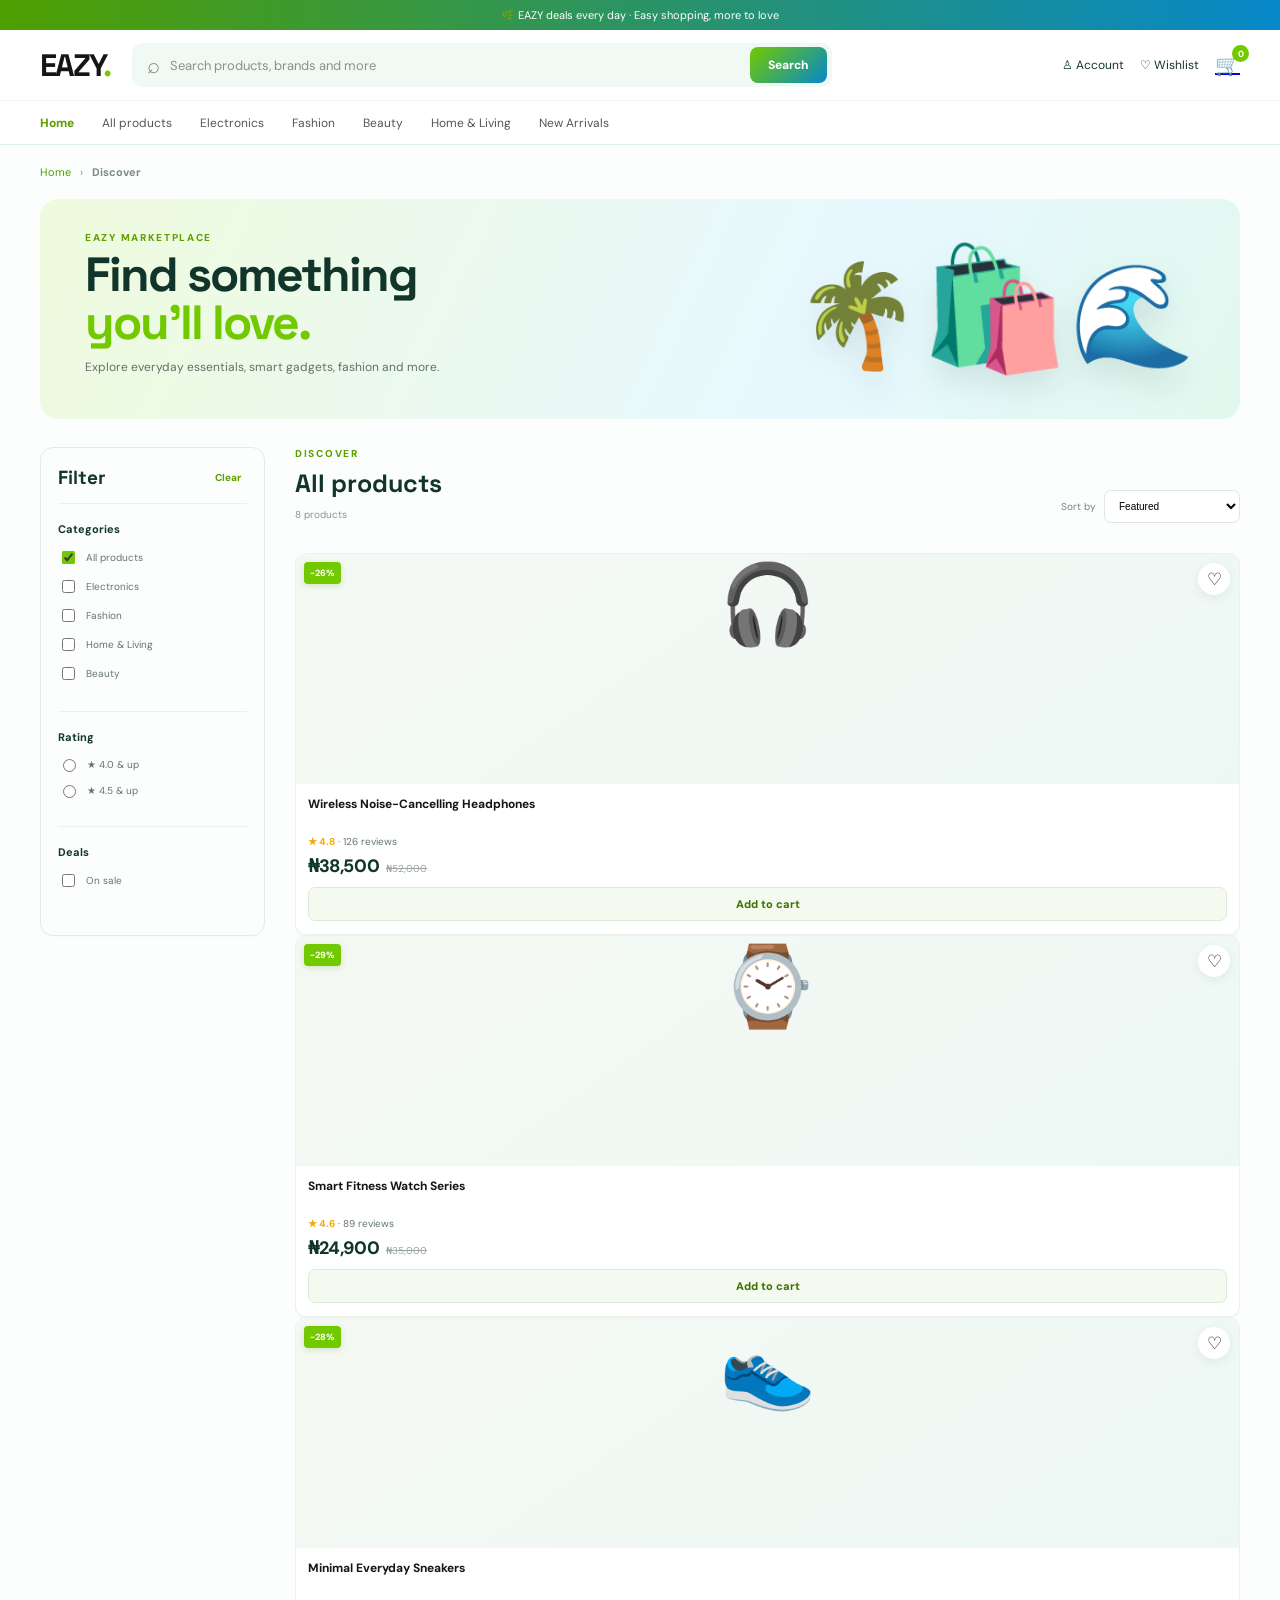
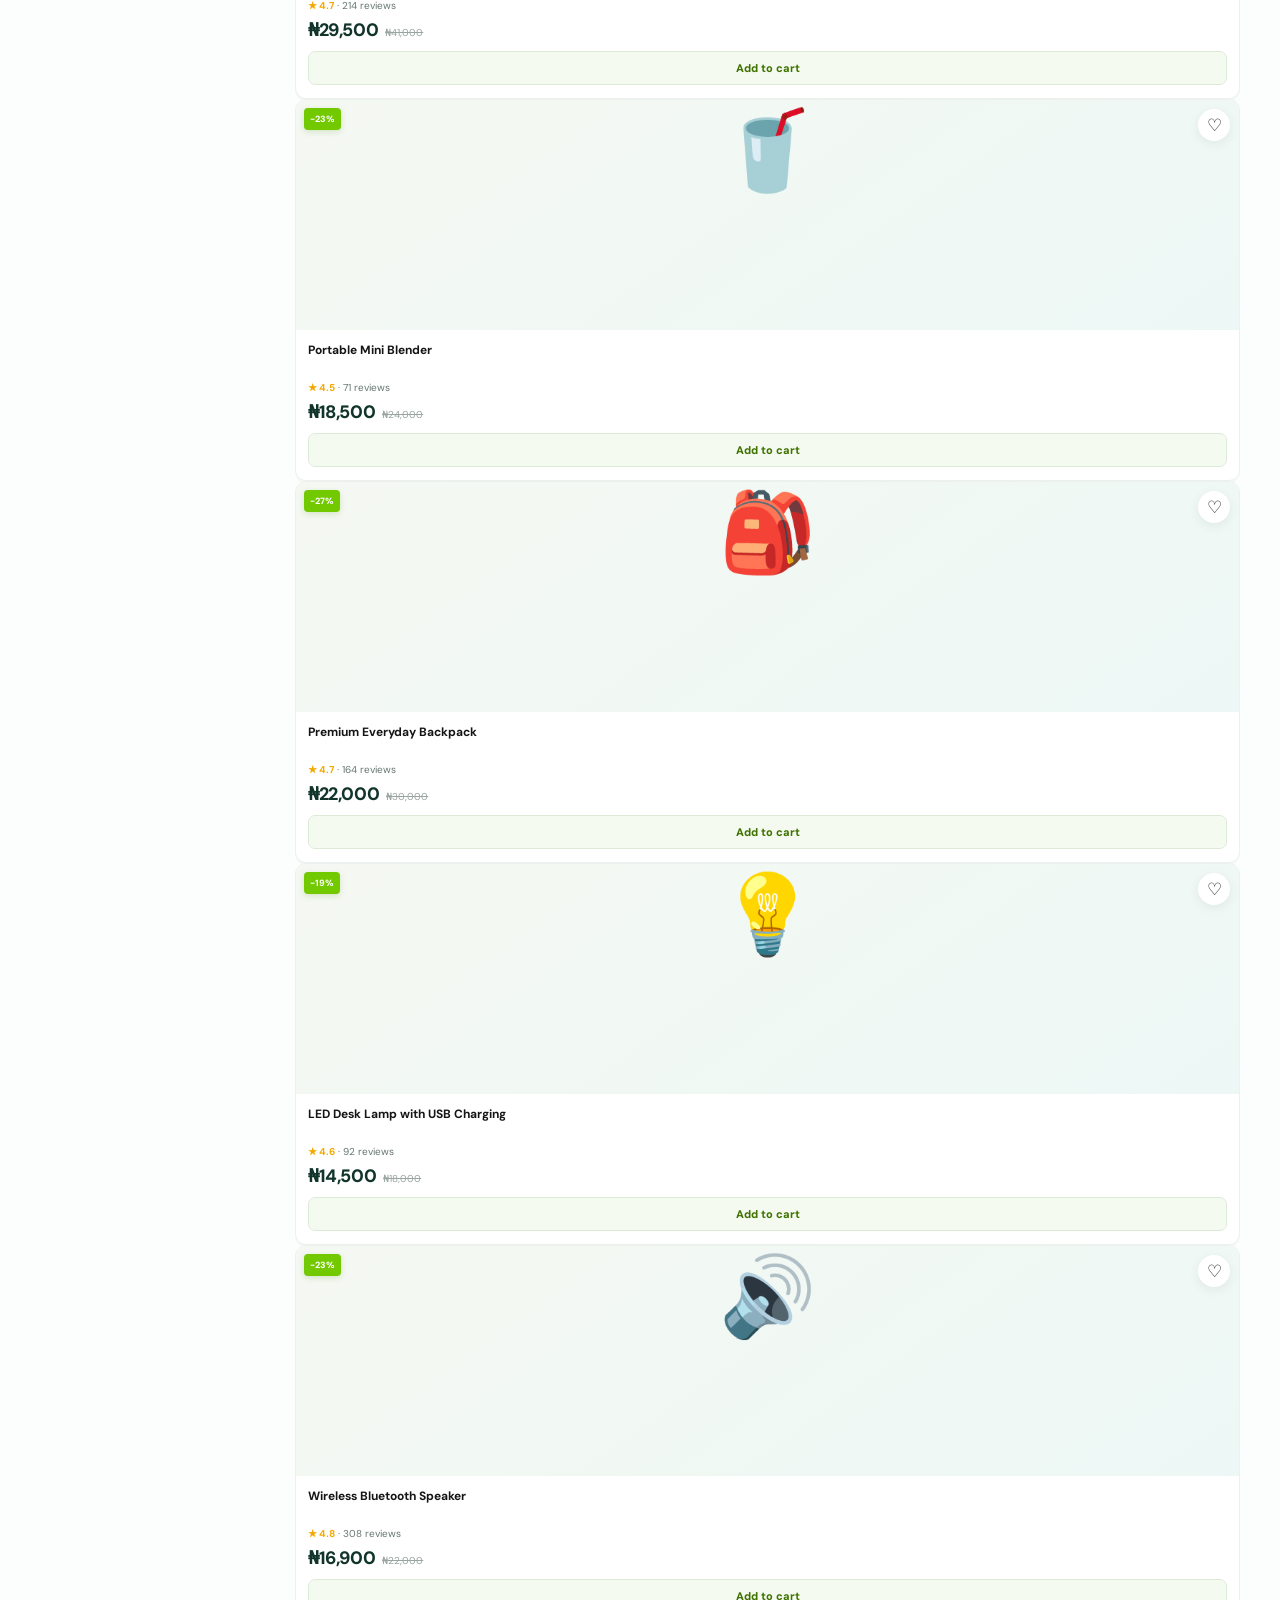
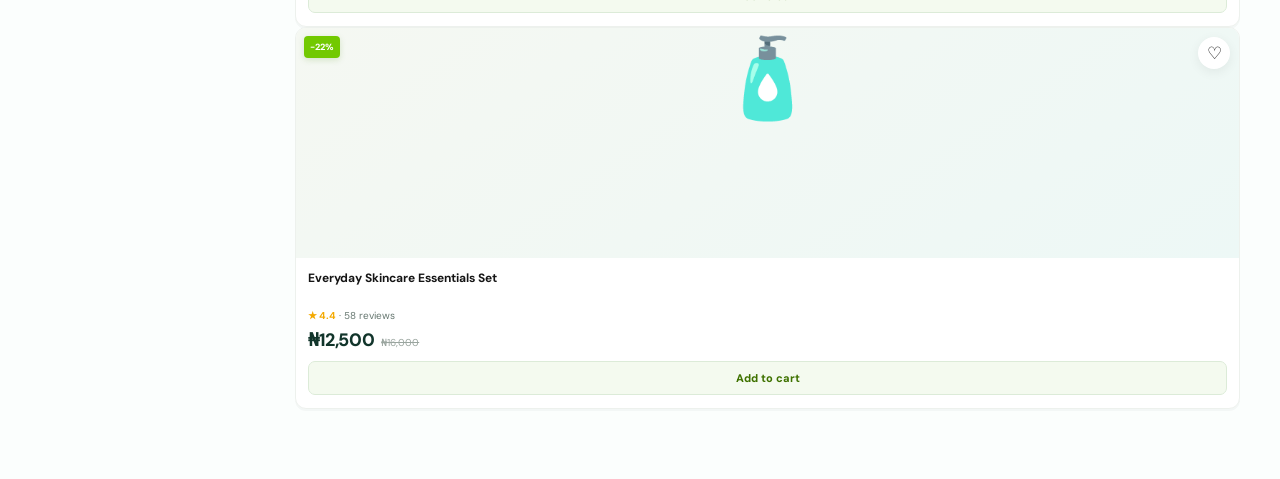
<file: product.html>
<!doctype html><html lang="en"><head><meta charset="utf-8"><meta name="viewport" content="width=device-width,initial-scale=1"><meta name="theme-color" content="#72c900"><title>EAZY — Product</title><link rel="preconnect" href="https://fonts.googleapis.com"><link rel="preconnect" href="https://fonts.gstatic.com" crossorigin><link href="https://fonts.googleapis.com/css2?family=DM+Sans:wght@400;500;600;700;800&family=Space+Grotesk:wght@500;600;700&display=swap" rel="stylesheet"><link rel="stylesheet" href="css/eazy.css"><link rel="stylesheet" href="css/tropical.css"><link rel="stylesheet" href="css/product-hybrid.css"><link rel="stylesheet" href="css/product-detail.css"><link rel="stylesheet" href="css/polish.css"><link rel="stylesheet" href="css/product-detail-polish.css"></head><body><div class="top-strip">🌿 EAZY deals every day · Easy shopping, more to love</div><header class="site-header"><div class="header-main container"><button class="mobile-menu" type="button" aria-label="Open menu">☰</button><a class="logo" href="index.html" aria-label="EAZY home">EAZY<span>.</span></a><div class="search-wrap" role="search"><span class="search-icon" aria-hidden="true">⌕</span><input id="searchInput" type="search" placeholder="Search products, brands and more" aria-label="Search products, brands and more"><button id="searchButton" type="button">Search</button></div><div class="header-actions"><a class="header-link" href="account.html">♙ <span>Account</span></a><a class="header-link" href="wishlist.html">♡ <span>Wishlist</span><b id="wishlistCount" data-wishlist-badge>0</b></a><a class="cart-btn" href="cart.html" aria-label="Cart">🛒<b id="cartCount">0</b></a></div></div></header><main class="container product-page"><div class="crumb"><a href="index.html">Home</a><span aria-hidden="true">›</span><a href="category.html">Products</a><span aria-hidden="true">›</span><strong id="crumbName">Product</strong></div><section class="product-main"><div class="gallery"><div class="main-image" id="mainImage"><span id="mainEmoji">📱</span><button class="image-heart" id="imageHeart" type="button" aria-label="Save to wishlist" aria-pressed="false">♡</button><span class="image-badge" id="imageBadge">-20%</span></div><div class="thumbs" id="thumbs" aria-label="Product images"></div></div><div class="product-summary"><div class="seller-tag">EAZY MARKETPLACE</div><h1 id="productName">Product name</h1><div class="rating-line"><strong id="rating">★ 4.8</strong><a href="#reviews" id="reviewsLink">1,240 reviews</a><span aria-hidden="true">·</span><span id="sold">2.4k sold</span></div><div class="deal-box"><div><span class="deal-label">EAZY PRICE</span><strong id="price">₦0</strong><del id="oldPrice">₦0</del></div><span class="save-badge" id="saveBadge">Save 20%</span></div><p class="tax-note">Price shown before delivery. Final delivery cost appears at checkout.</p><div class="choice-group" id="variantArea"><h3>Choose an option</h3><div class="choices"></div></div><div class="stock"><span aria-hidden="true">●</span> In stock · Ready to order</div><div class="purchase"><div class="quantity" aria-label="Quantity"><button id="minus" type="button" aria-label="Decrease quantity">−</button><strong id="qty" aria-live="polite">1</strong><button id="plus" type="button" aria-label="Increase quantity">+</button></div><button class="add-main" id="addCart" type="button">Add to cart</button><button class="buy-main" id="buyNow" type="button">Buy now</button></div><div class="trust"><div aria-label="Easy delivery">🚚<strong>Easy delivery</strong><small>Options at checkout</small></div><div aria-label="Easy returns">↩<strong>Easy returns</strong><small>Simple order support</small></div><div aria-label="Secure shopping">🔒<strong>Secure shopping</strong><small>Protected details</small></div></div></div></section><section class="details-grid"><div class="description"><div class="tab-head"><button class="active" type="button">About this product</button><button type="button">Specifications</button></div><h2>Product details</h2><p id="description">A great product selected for EAZY shoppers.</p><div class="feature-list"><div>✓ Carefully selected product</div><div>✓ Clear pricing and variants</div><div>✓ Easy shopping experience</div><div>✓ Seller and delivery information</div></div></div><aside class="delivery-card"><h3>Delivery information</h3><div>📍 <span><strong>Deliver to your location</strong><small>Set your address at checkout</small></span></div><div>📦 <span><strong>Order tracking</strong><small>Follow your order from dispatch</small></span></div><div>🛡️ <span><strong>Shopping support</strong><small>We'll help when you need us</small></span></div></aside></section><section class="reviews" id="reviews"><div class="section-heading"><div><p class="eyebrow">SHOPPER FEEDBACK</p><h2>Reviews</h2></div><span class="review-score" id="reviewScore">★ 4.8 / 5</span></div><div class="review-summary"><strong id="reviewBig">4.8</strong><div>★★★★★<small>Based on verified shopper feedback</small></div></div></section><section class="section related"><div class="section-heading"><div><p class="eyebrow">KEEP EXPLORING</p><h2>You may also like</h2></div><a href="category.html">View all →</a></div><div class="product-grid" id="relatedProducts"></div></section></main><div class="mobile-product-buy" aria-label="Quick purchase"><button class="mobile-add" id="mobileAddCart" type="button">Add to cart</button><button class="mobile-buy" id="mobileBuyNow" type="button">Buy now →</button></div><nav class="bottom-nav" aria-label="Mobile navigation"><a href="index.html">⌂<span>Home</span></a><a href="category.html">▦<span>Categories</span></a><a href="cart.html" id="bottomCart">🛒<span>Cart</span><b id="bottomCartCount">0</b></a><a href="index.html#deals">⚡<span>Deals</span></a><a href="account.html">♙<span>Me</span></a></nav><div class="toast" id="toast" role="status" aria-live="polite"></div><script src="js/data.js"></script><script src="js/store.js"></script><script src="js/router.js"></script><script src="js/product.js"></script></body></html>
</file>
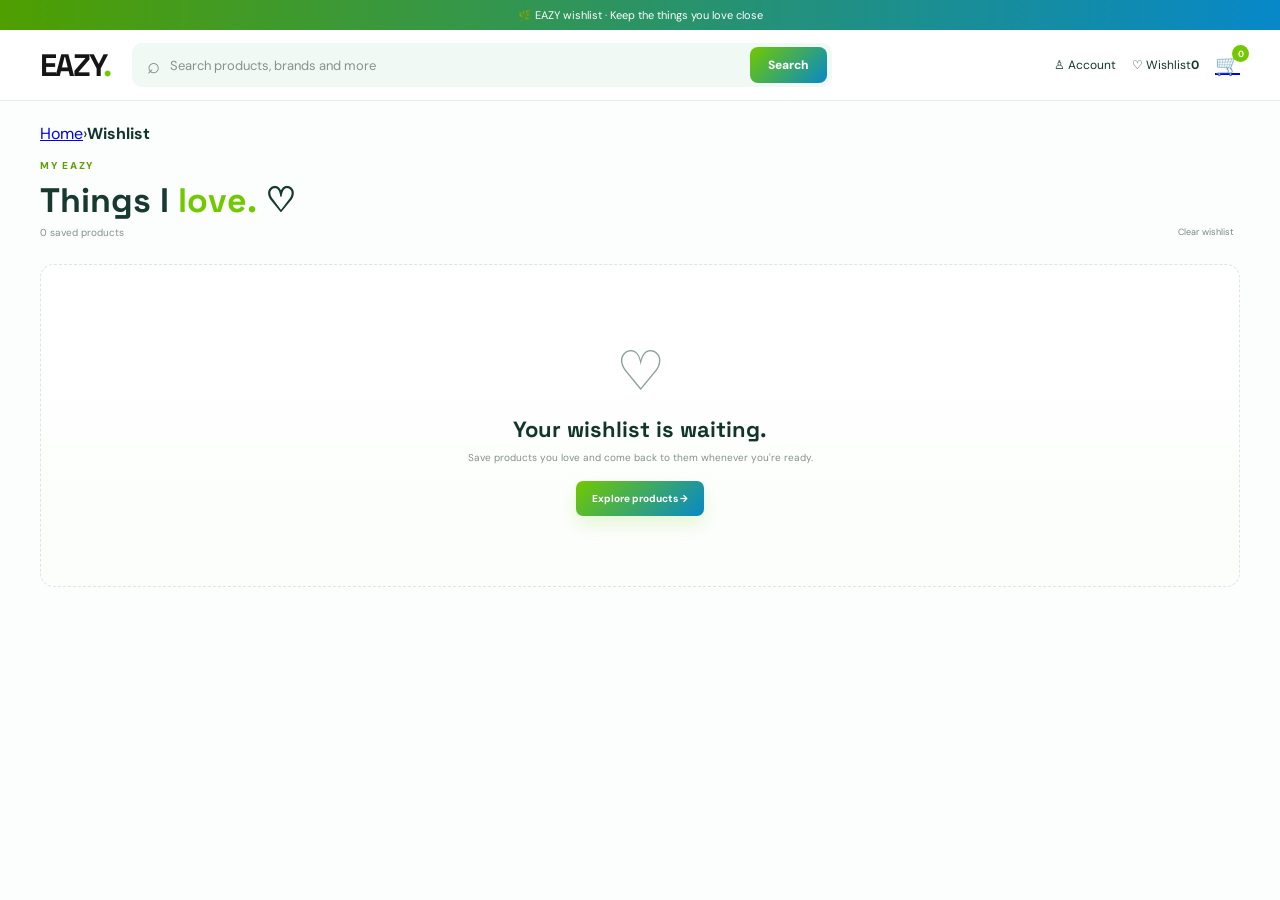
<file: wishlist.html>
<!doctype html><html lang="en"><head><meta charset="UTF-8"><meta name="viewport" content="width=device-width,initial-scale=1"><meta name="theme-color" content="#72c900"><title>EAZY — Wishlist</title><link rel="preconnect" href="https://fonts.googleapis.com"><link rel="preconnect" href="https://fonts.gstatic.com" crossorigin><link href="https://fonts.googleapis.com/css2?family=DM+Sans:wght@400;500;600;700;800&family=Space+Grotesk:wght@500;600;700&display=swap" rel="stylesheet"><link rel="stylesheet" href="css/eazy.css"><link rel="stylesheet" href="css/tropical.css"><link rel="stylesheet" href="css/wishlist.css"><link rel="stylesheet" href="css/polish.css"></head><body><div class="top-strip">🌿 EAZY wishlist · Keep the things you love close</div><header class="site-header"><div class="header-main container"><button class="mobile-menu" type="button" aria-label="Open menu">☰</button><a class="logo" href="index.html" aria-label="EAZY home">EAZY<span>.</span></a><div class="search-wrap" role="search"><span class="search-icon" aria-hidden="true">⌕</span><input id="searchInput" type="search" placeholder="Search products, brands and more" autocomplete="off" aria-label="Search products, brands and more"><button id="searchButton" type="button">Search</button></div><div class="header-actions"><a class="header-link" href="account.html">♙ <span>Account</span></a><a class="header-link active" href="wishlist.html" aria-current="page">♡ <span>Wishlist</span><b id="wishlistCount">0</b></a><a class="cart-btn" href="cart.html" aria-label="Cart">🛒<b id="cartCount">0</b></a></div></div></header><main class="container wishlist-page"><div class="crumb"><a href="index.html">Home</a><span aria-hidden="true">›</span><strong>Wishlist</strong></div><section class="wishlist-heading"><div><p class="eyebrow">MY EAZY</p><h1>Things I <strong>love.</strong> ♡</h1><p id="wishCount" aria-live="polite">0 saved products</p></div><button id="clearWishlist" type="button">Clear wishlist</button></section><section id="wishlistGrid" class="wishlist-grid" aria-live="polite"></section><section id="emptyWishlist" class="empty-wishlist" hidden><div aria-hidden="true">♡</div><h2>Your wishlist is waiting.</h2><p>Save products you love and come back to them whenever you're ready.</p><a class="primary-btn" href="category.html">Explore products →</a></section></main><nav class="bottom-nav" aria-label="Mobile navigation"><a href="index.html">⌂<span>Home</span></a><a href="category.html">▦<span>Categories</span></a><a href="cart.html">🛒<span>Cart</span><b id="bottomCartCount">0</b></a><a class="active" href="wishlist.html" aria-current="page">♡<span>Wishlist</span><b id="bottomWishlistCount">0</b></a><a href="account.html">♙<span>Me</span></a></nav><div class="toast" id="toast" role="status" aria-live="polite"></div><script src="js/data.js"></script><script src="js/store.js"></script><script src="js/router.js"></script><script src="js/wishlist.js"></script></body></html>
</file>
<file: css/eazy.css>
:root{--ink:#151515;--muted:#737373;--line:#e8e8e8;--paper:#fff;--soft:#f6f6f4;--accent:#ff5a1f;--accent-dark:#df4210;--sale:#ff5a1f;--sale-soft:#fff1eb;--radius:14px;--shadow:0 10px 30px rgba(0,0,0,.08)}*{box-sizing:border-box}html{scroll-behavior:smooth}body{margin:0;font-family:'DM Sans',sans-serif;color:var(--ink);background:#fff}button,input{font:inherit}button{cursor:pointer;border:0;background:none;color:inherit}.container{width:min(1200px,calc(100% - 32px));margin:auto}.top-strip{background:#111;color:#fff;text-align:center;font-size:11px;padding:8px}.site-header{position:sticky;top:0;z-index:20;background:rgba(255,255,255,.97);backdrop-filter:blur(14px);border-bottom:1px solid var(--line)}.header-main{display:flex;align-items:center;gap:22px;min-height:70px}.logo{font:800 31px 'Space Grotesk',sans-serif;letter-spacing:-2px;color:var(--ink);text-decoration:none}.logo span{color:var(--accent)}.search-wrap{height:44px;flex:1;max-width:700px;display:flex;align-items:center;background:#f2f2f1;border:2px solid transparent;border-radius:10px;padding-left:13px;color:#888}.search-wrap:focus-within{background:#fff;border-color:var(--accent)}.search-icon{font-size:22px}.search-wrap input{border:0;outline:0;background:transparent;flex:1;padding:0 10px;min-width:0;font-size:13px}.search-wrap button{height:36px;margin-right:3px;padding:0 18px;background:var(--accent);color:#fff;border-radius:8px;font-size:12px;font-weight:800}.header-actions{margin-left:auto;display:flex;align-items:center;gap:16px}.header-link{font-size:12px;white-space:nowrap}.cart-btn{position:relative;font-size:20px}.cart-btn b,.bottom-nav b{position:absolute;background:var(--accent);color:#fff;border-radius:99px;font-size:9px;min-width:17px;height:17px;display:grid;place-items:center;top:-7px;right:-9px}.mobile-menu{display:none}.category-nav{border-top:1px solid #f3f3f3}.nav-inner{display:flex;align-items:center;gap:28px;height:43px;overflow:auto;white-space:nowrap}.nav-inner a{color:#555;text-decoration:none;font-size:12px}.nav-inner a:first-of-type{color:var(--accent);font-weight:800}.all-categories{font-weight:800;font-size:12px}.hero{margin-top:14px;min-height:365px;background:linear-gradient(115deg,#fff0e9,#ffe3d7 58%,#fff5ef);border-radius:18px;display:flex;overflow:hidden;position:relative}.hero-copy{width:55%;padding:54px 58px}.hero-kicker{display:inline-block;background:#111;color:#fff;border-radius:5px;padding:6px 9px;font-size:10px;font-weight:800;letter-spacing:1px;margin-bottom:16px}.hero h1{font:700 clamp(42px,5vw,66px)/.95 'Space Grotesk',sans-serif;letter-spacing:-3px;margin:0 0 18px}.hero h1 strong{color:var(--accent)}.hero-copy>p{color:#555;max-width:460px;line-height:1.6;font-size:14px}.hero-actions{display:flex;gap:17px;align-items:center;margin-top:25px}.primary-btn{display:inline-flex;align-items:center;justify-content:center;gap:18px;background:var(--accent);color:#fff;text-decoration:none;padding:13px 18px;border-radius:8px;font-weight:800;font-size:13px;border:0}.primary-btn:hover{background:var(--accent-dark)}.hero-note{font-size:11px;color:#777}.hero-art{flex:1;position:relative;display:grid;place-items:center}.hero-product{font-size:150px;filter:drop-shadow(0 25px 20px rgba(0,0,0,.15));transform:rotate(-6deg)}.hero-burst{position:absolute;right:50px;top:34px;background:var(--accent);color:#fff;border-radius:50%;width:104px;height:104px;display:grid;place-items:center;align-content:center;text-align:center;line-height:1}.hero-burst strong{font-size:30px;display:block}.hero-burst small{font-size:9px;font-weight:800}.floating-card{position:absolute;background:rgba(255,255,255,.88);box-shadow:var(--shadow);border-radius:10px;padding:9px 12px;display:flex;gap:7px;align-items:center;font-size:11px;font-weight:800}.card-one{left:8%;top:28%}.card-two{right:8%;bottom:17%}.quick-links{display:grid;grid-template-columns:repeat(4,1fr);gap:1px;background:var(--line);border:1px solid var(--line);margin-top:15px;border-radius:10px;overflow:hidden}.quick-links>div{background:#fff;display:flex;align-items:center;gap:10px;padding:15px}.quick-links b{font-size:22px}.quick-links strong,.quick-links small{display:block}.quick-links strong{font-size:11px}.quick-links small{font-size:9px;color:#888;margin-top:3px}.section{padding:48px 0 38px}.section-heading{display:flex;justify-content:space-between;align-items:end;margin-bottom:19px}.eyebrow{font-size:10px;letter-spacing:1.7px;font-weight:800;color:var(--accent);margin:0 0 7px}.section-heading h2,.deal-heading h2{font:700 27px 'Space Grotesk',sans-serif;margin:0;letter-spacing:-1px}.section-heading>a{color:var(--ink);font-weight:800;font-size:11px}.category-grid{display:grid;grid-template-columns:repeat(8,1fr);gap:10px}.category-card{background:#f7f7f5;border:1px solid #eee;border-radius:12px;padding:15px 7px;text-align:center;text-decoration:none;color:var(--ink);transition:.2s}.category-card:hover{transform:translateY(-2px);box-shadow:var(--shadow);background:#fff}.category-icon{font-size:31px;display:block;margin-bottom:7px}.category-card strong{font-size:11px}.deal-section{background:var(--sale);color:#fff;padding:39px 0}.deal-heading{display:flex;justify-content:space-between;align-items:end;margin-bottom:18px}.deal-heading .eyebrow{color:#fff}.deal-heading h2{font-size:31px}.deal-heading>div>p:last-child{font-size:11px;margin:5px 0 0;opacity:.85}.countdown{font-size:11px;background:#111;color:#fff;padding:9px 13px;border-radius:6px;font-weight:800}.deal-scroll{display:grid;grid-template-columns:repeat(4,1fr);gap:12px}.product-card{background:#fff;color:var(--ink);border-radius:11px;overflow:hidden;position:relative;min-width:0}.product-image{height:220px;background:linear-gradient(135deg,#f3f1ed,#e7e4de);display:grid;place-items:center;font-size:78px;position:relative}.discount{position:absolute;left:8px;top:8px;background:var(--accent);color:#fff;font-size:9px;font-weight:800;padding:5px 6px;border-radius:4px}.heart{position:absolute;right:8px;top:8px;background:#fff;width:30px;height:30px;border-radius:50%;font-size:17px;box-shadow:0 3px 12px #0001}.heart.active{color:var(--accent)}.product-info{padding:11px}.product-name{font-size:12px;font-weight:600;line-height:1.35;height:33px;overflow:hidden}.rating{font-size:10px;color:#777;margin:6px 0}.rating strong{color:#f59e0b}.sold{color:#999;margin-left:4px}.price-row{display:flex;align-items:center;gap:7px}.price{font-weight:800;font-size:17px}.old-price{text-decoration:line-through;color:#999;font-size:10px}.add-btn{width:100%;margin-top:9px;padding:9px;border-radius:7px;background:#f1f1ef;font-weight:800;font-size:11px}.add-btn:hover{background:#111;color:#fff}.deal-section .add-btn{background:#111;color:#fff}.filter-pills{display:flex;gap:5px}.filter-pills button{padding:7px 12px;border:1px solid var(--line);border-radius:99px;font-size:10px}.filter-pills .active{background:#111;color:#fff;border-color:#111}.promo-strip{background:#fff3ed;border-radius:13px;padding:20px 24px;display:flex;justify-content:space-between;align-items:center;margin-bottom:50px}.promo-strip>div{display:flex;gap:12px;align-items:center}.promo-strip>div>span{font-size:26px}.promo-strip strong{font-size:14px}.promo-strip p{margin:3px 0 0;color:#777;font-size:10px}.promo-strip a{color:#111;font-size:11px;font-weight:800}.bottom-space{height:10px}.bottom-nav{display:none}.drawer-backdrop{position:fixed;inset:0;background:#0007;z-index:30;opacity:0;pointer-events:none;transition:.25s}.drawer-backdrop.show{opacity:1;pointer-events:auto}.cart-drawer{position:fixed;right:0;top:0;height:100%;width:min(430px,100%);background:#fff;z-index:31;transform:translateX(100%);transition:.3s;display:flex;flex-direction:column}.cart-drawer.open{transform:none}.drawer-head{padding:22px;border-bottom:1px solid var(--line);display:flex;justify-content:space-between}.drawer-head h2{margin:0;font:700 23px 'Space Grotesk'}.drawer-head button{font-size:28px}.cart-items{padding:18px;overflow:auto;flex:1}.empty-cart{text-align:center;color:#777;padding:70px 20px}.cart-row{display:flex;gap:12px;padding:12px 0;border-bottom:1px solid var(--line)}.cart-row .thumb{width:70px;height:70px;background:var(--soft);border-radius:9px;display:grid;place-items:center;font-size:30px}.cart-row strong{font-size:12px}.cart-row small{display:block;color:#777;margin-top:4px}.cart-footer{padding:20px;border-top:1px solid var(--line)}.cart-footer>div{display:flex;justify-content:space-between;margin-bottom:16px}.full{width:100%}.toast{position:fixed;left:50%;bottom:28px;transform:translate(-50%,20px);background:#111;color:#fff;padding:11px 17px;border-radius:99px;font-size:11px;z-index:50;opacity:0;pointer-events:none;transition:.25s}.toast.show{opacity:1;transform:translate(-50%,0)}
@media(max-width:900px){.header-main{gap:13px}.header-link span,.category-nav{display:none}.mobile-menu{display:block}.logo{font-size:25px}.search-wrap{order:4;position:absolute;left:12px;right:12px;top:62px;max-width:none}.site-header{padding-bottom:55px}.hero-copy{width:60%;padding:43px 30px}.hero-art{width:40%}.category-grid{grid-template-columns:repeat(4,1fr)}.deal-scroll{grid-template-columns:repeat(4,1fr);overflow:hidden}.quick-links{grid-template-columns:repeat(2,1fr)}}
@media(max-width:640px){.container{width:min(100% - 20px,1200px)}.top-strip{font-size:9px}.header-main{min-height:57px}.site-header{padding-bottom:53px}.hero{min-height:455px;margin-top:10px;border-radius:12px}.hero-copy{width:100%;padding:28px 22px 0}.hero-kicker{font-size:8px}.hero h1{font-size:43px;letter-spacing:-2.2px}.hero-copy>p{font-size:12px;max-width:310px}.hero-actions{margin-top:18px}.hero-note{display:none}.hero-art{height:160px;width:100%}.hero-product{font-size:92px}.hero-burst{right:20px;top:0;width:78px;height:78px}.hero-burst strong{font-size:22px}.floating-card{display:none}.quick-links{grid-template-columns:repeat(2,1fr);margin-top:10px}.quick-links>div{padding:11px 9px}.quick-links b{font-size:18px}.quick-links strong{font-size:9px}.quick-links small{font-size:8px}.section{padding:38px 0 30px}.section-heading h2{font-size:23px}.category-grid{display:flex;overflow:auto;gap:8px;padding-bottom:4px}.category-card{min-width:82px;padding:13px 5px}.category-icon{font-size:26px}.category-card strong{font-size:9px}.deal-section{padding:33px 0}.deal-heading h2{font-size:27px}.deal-scroll{display:flex;overflow:auto;gap:9px;padding-bottom:4px}.deal-scroll .product-card{min-width:154px}.deal-scroll .product-image{height:145px;font-size:55px}.product-grid{grid-template-columns:repeat(2,1fr);gap:8px}.product-image{height:165px;font-size:58px}.product-info{padding:9px}.product-name{font-size:11px;height:31px}.price{font-size:15px}.add-btn{font-size:10px}.filter-pills{display:none}.promo-strip{margin-bottom:20px;padding:17px}.promo-strip a{font-size:10px}.promo-strip p{max-width:190px}.bottom-nav{position:fixed;display:flex;bottom:0;left:0;right:0;height:61px;background:#fff;border-top:1px solid var(--line);z-index:25;justify-content:space-around;align-items:center}.bottom-nav a,.bottom-nav button{position:relative;text-decoration:none;color:#777;font-size:18px;text-align:center}.bottom-nav .active{color:var(--accent)}.bottom-nav span{display:block;font-size:8px;margin-top:3px}.bottom-nav b{top:-4px;right:4px}.bottom-space{height:65px}.header-actions{gap:8px}.header-link{font-size:17px}.cart-btn{font-size:18px}}
</file>
<file: css/tropical.css>
body{background:#fbfefd;color:#12352b}.top-strip{background:linear-gradient(90deg,#4f9f00,#0788c9)}.site-header{border-bottom-color:#dcefe8}.logo span{color:#72c900}.search-wrap{background:#f1f9f4}.search-wrap:focus-within{border-color:#72c900}.search-wrap button,.primary-btn{background:linear-gradient(135deg,#72c900,#0788c9)}.search-wrap button:hover,.primary-btn:hover{background:linear-gradient(135deg,#5a9f00,#05658f)}.nav-inner a:first-of-type,.eyebrow{color:#5f9f00}.hero{background:linear-gradient(115deg,#effbdd,#e9f8ff 62%,#e2f8ee)}.hero h1 strong{color:#72c900}.hero-kicker{background:#05658f}.hero-burst{background:linear-gradient(145deg,#72c900,#00a99a)}.category-card{background:linear-gradient(180deg,#f5fbe9,#eef9fd);border-color:#dcefe8}.category-card:hover{background:#fff}.deal-section{background:linear-gradient(115deg,#4f9f00,#056f9c)}.deal-heading .eyebrow{color:#d7ff9a}.discount{background:#72c900}.heart.active{color:#65ad00}.add-btn:hover{background:#72c900}.deal-section .add-btn{background:#12352b}.promo-strip{background:linear-gradient(90deg,#effbdc,#e9f7fc)}.bottom-nav .active{color:#72c900}.cart-btn b,.bottom-nav b{background:#72c900}
</file>
<file: css/product-hybrid.css>
.product-card{box-shadow:0 2px 0 rgba(18,53,43,.03);border:1px solid #edf1ed;transition:transform .2s,box-shadow .2s,border-color .2s}.product-card:hover{transform:translateY(-3px);box-shadow:0 12px 28px rgba(18,53,43,.10);border-color:#dcebd8}.product-image{background:linear-gradient(145deg,#f5f8f2,#edf8f6);height:230px}.product-image>span:last-child{font-size:88px;filter:drop-shadow(0 14px 10px rgba(18,53,43,.13))}.discount{background:#72c900;box-shadow:0 2px 6px rgba(74,140,0,.18)}.product-info{padding:12px 12px 13px}.product-name{font-size:12px;font-weight:700;color:#17392f}.rating{font-size:10px;color:#65766f}.rating strong{color:#f4a900}.sold{color:#87948e}.price-row{align-items:baseline;margin-top:4px}.price{font-size:18px;color:#12352b;letter-spacing:-.4px}.old-price{font-size:10px;color:#9aa59f}.add-btn{border:1px solid #dcebd8;background:#f4faef;color:#3f7200;transition:.2s}.add-btn:hover{background:#72c900;border-color:#72c900;color:#fff}.heart{width:32px;height:32px;top:9px;right:9px}.heart.active{color:#65ad00}.deal-section .product-card{border-color:rgba(255,255,255,.35)}.deal-section .product-image{height:210px}.deal-section .price{color:#12352b}.deal-section .add-btn{border:0}.deal-section .add-btn:hover{background:#72c900}.product-grid{grid-template-columns:repeat(4,1fr);gap:14px}@media(max-width:900px){.product-grid{grid-template-columns:repeat(3,1fr)}}@media(max-width:640px){.product-grid{grid-template-columns:repeat(2,1fr);gap:8px}.product-image{height:175px}.product-image>span:last-child{font-size:62px}.product-info{padding:9px}.price{font-size:15px}.product-name{font-size:11px}.deal-section .product-image{height:150px}}
</file>
<file: css/polish.css>
:root{--eazy-focus:rgba(114,201,0,.28);--eazy-success:#2f7d32;--eazy-radius-sm:8px;--eazy-radius-md:12px;--eazy-radius-lg:18px}body{min-height:100vh;-webkit-font-smoothing:antialiased;text-rendering:optimizeLegibility}a,button,input,select{transition:box-shadow .18s ease,border-color .18s ease,background-color .18s ease,transform .18s ease,color .18s ease,opacity .18s ease}a:focus-visible,button:focus-visible,input:focus-visible,select:focus-visible{outline:3px solid var(--eazy-focus);outline-offset:2px}.site-header .logo,.header-link,.cart-btn,.category-card,.product-card,.mini-product,.quick-links>div{transition:transform .18s ease,box-shadow .18s ease,border-color .18s ease}.header-link{text-decoration:none;color:inherit}.header-link:hover{color:#4f8200}.cart-btn:hover{transform:translateY(-1px)}.product-card:hover{box-shadow:0 14px 32px rgba(18,53,43,.10);transform:translateY(-2px)}.product-card .product-link,.product-card .product-name{display:block;text-decoration:none;color:inherit}.product-card .product-link{height:100%}.product-card .product-link:focus-visible{outline-offset:-3px}.product-card .add-btn:active,.primary-btn:active,.checkout-btn:active,.place-order:active{transform:translateY(1px)}.heart:hover{transform:scale(1.06)}.search-wrap input::placeholder{color:#87928d}.search-wrap button{min-width:76px}.section-heading>a:hover,.text-btn:hover{color:#4f8200}.category-card:focus-visible,.mini-product:focus-visible{outline:3px solid var(--eazy-focus);outline-offset:2px}.empty-state,.empty-cart,.empty-wishlist{background:linear-gradient(180deg,#fff,#fbfefb)}.empty-state .primary-btn,.empty-cart .primary-btn,.empty-wishlist .primary-btn{box-shadow:0 8px 18px rgba(114,201,0,.16)}.toast{box-shadow:0 10px 30px rgba(0,0,0,.18);max-width:calc(100vw - 32px);box-sizing:border-box;text-align:center}.bottom-nav a{min-width:52px;min-height:44px;display:flex;flex-direction:column;justify-content:center;align-items:center}.bottom-nav a:active{transform:scale(.96)}.cart-item,.select-row,.summary,.filters,.step-card,.profile-hero,.side-card{box-shadow:0 1px 0 rgba(18,53,43,.02)}.cart-item:hover{border-color:#cfe5c5}.qty-input:focus{box-shadow:0 0 0 3px var(--eazy-focus)}.checkout-btn,.place-order{box-shadow:0 8px 20px rgba(7,111,156,.16)}.secure-note{display:flex;justify-content:center;gap:5px;align-items:center}.modal-card{box-shadow:0 24px 70px rgba(0,0,0,.22)}@media(max-width:640px){body{padding-bottom:61px}.site-header{z-index:40}.search-wrap{box-shadow:0 5px 18px rgba(18,53,43,.06)}.product-card:hover{transform:none;box-shadow:none}.product-card:active{transform:scale(.99)}.hero-actions .primary-btn{min-height:44px}.add-btn{min-height:40px}.heart{width:36px;height:36px}.category-card{min-height:82px}.bottom-nav{box-shadow:0 -6px 22px rgba(18,53,43,.08)}.bottom-nav a{flex:1;min-width:0}.container{width:calc(100% - 20px)}.header-main{gap:9px}.header-actions{gap:7px}.header-link{font-size:16px}.header-link b,.cart-btn b{right:-6px}.search-wrap{left:10px;right:10px}.search-wrap input{font-size:12px}.search-wrap button{min-width:58px;padding:0 10px;font-size:10px}.section-heading{gap:10px}.section-heading>a{white-space:nowrap}.wishlist-heading,.cart-heading{gap:12px}.wishlist-heading button,.cart-heading>a{white-space:nowrap}.wishlist-grid{min-width:0}.wish-card,.product-card{min-width:0}.wish-image{height:145px}.cart-item{min-width:0}.cart-info{min-width:0}.cart-info h3{overflow:hidden;text-overflow:ellipsis;white-space:nowrap}.cart-price{min-width:0}.mini-products{min-width:0}.quick-grid a{min-width:0}.quick-grid strong,.quick-grid small{overflow:hidden;text-overflow:ellipsis;white-space:nowrap}.account-page{overflow:hidden}.profile-hero{min-width:0}.profile-copy{min-width:0}.profile-copy h1{overflow:hidden;text-overflow:ellipsis;white-space:nowrap}.checkout-page{min-width:0}.step-card,.checkout-summary{min-width:0}.checkout-item-info{min-width:0}.checkout-item-info strong{overflow:hidden;text-overflow:ellipsis;white-space:nowrap}.checkout-item-price{white-space:nowrap}.mobile-checkout-bar{padding-left:10px;padding-right:10px}.mobile-checkout-values{min-width:0}.mobile-checkout-values>div{min-width:0}.modal-card{max-height:calc(100vh - 32px);overflow:auto}}@media(max-width:430px){.top-strip{padding:7px 6px;font-size:8px;line-height:1.3}.logo{font-size:24px}.hero h1{font-size:40px}.hero{min-height:445px}.quick-links>div{padding:10px 8px}.quick-links b{font-size:17px}.section{padding-top:32px}.section-heading h2{font-size:21px}.deal-scroll .product-card{min-width:150px}.product-grid{gap:7px}.product-image{height:150px}.wishlist-grid{gap:7px}.wish-image{height:140px}.wish-info{padding:8px}.wish-actions{gap:4px}.wish-actions button,.wish-actions a{height:30px}.cart-item{grid-template-columns:18px 62px minmax(0,1fr);gap:7px;padding:8px}.cart-thumb{height:62px;font-size:30px}.cart-info h3{font-size:9px}.cart-info p{font-size:7.5px}.qty-input{width:45px}.remove{font-size:8px}.cart-price strong{font-size:13px}.summary{padding:15px}.checkout-page{padding-top:12px}.step-card{padding:13px}.step-title{gap:9px;margin-bottom:14px}.step-title>span{width:27px;height:27px}.step-title h2{font-size:15px}.delivery-option,.payment-option{padding:11px;gap:9px}.delivery-option small,.payment-option small{font-size:7.5px}.checkout-item .checkout-img{width:55px;height:55px;font-size:27px}.checkout-item{gap:8px}.mobile-checkout-values{gap:8px}.mobile-checkout-values strong{font-size:14px}.mobile-checkout-bar button{min-width:116px;height:42px}.account-page{padding-top:10px}.profile-hero{padding:12px;gap:10px}.avatar{width:48px;height:48px}.profile-copy h1{font-size:20px}.outline-btn{padding:7px 9px;font-size:8px}.quick-grid{gap:7px}.quick-grid a{padding:10px 8px}.quick-grid span{font-size:20px}.order-tabs{gap:12px}.order-tabs button{font-size:8px}.address-box{padding:10px}}@media(max-width:360px){.container{width:calc(100% - 16px)}.header-main{gap:6px}.logo{font-size:22px}.header-actions{gap:5px}.header-link,.cart-btn{font-size:15px}.search-wrap{left:8px;right:8px;height:42px}.search-wrap button{min-width:52px;padding:0 8px}.hero{min-height:425px}.hero-copy{padding:25px 18px 0}.hero h1{font-size:37px}.hero-copy>p{font-size:11px}.hero-product{font-size:82px}.hero-burst{right:15px;width:70px;height:70px}.category-card{min-width:76px}.deal-scroll .product-card{min-width:142px}.product-image{height:140px;font-size:52px}.product-name{font-size:10px}.price{font-size:14px}.add-btn{font-size:9px;padding:8px}.wishlist-heading h1{font-size:24px}.wishlist-heading p:not(.eyebrow){font-size:9px}.wishlist-grid{grid-template-columns:repeat(2,minmax(0,1fr))}.wish-image{height:128px;font-size:50px}.wish-info h3{font-size:9px}.wish-price{margin:7px 0}.wish-price strong{font-size:11px}.wish-actions button,.wish-actions a{font-size:7.5px}.cart-heading h1{font-size:24px}.cart-heading{align-items:center}.cart-heading>a{font-size:8px}.select-row{height:44px;font-size:9px}.cart-item{grid-template-columns:17px 56px minmax(0,1fr);gap:6px}.cart-thumb{height:56px;font-size:27px}.line-controls{flex-wrap:wrap}.qty-input{width:42px}.summary-total strong{font-size:20px}.checkout-header .container{padding-left:8px;padding-right:8px}.checkout-header .logo{font-size:23px}.checkout-page{padding-bottom:100px}.step-card label{font-size:8px}.step-card input{padding:10px;font-size:9px}.checkout-item .checkout-img{width:50px;height:50px;font-size:24px}.mobile-checkout-bar{gap:7px}.mobile-checkout-values{gap:6px}.mobile-checkout-values strong{font-size:13px}.mobile-checkout-values b{font-size:8px}.mobile-checkout-bar button{min-width:108px;font-size:8.5px}.account-page{padding-left:0;padding-right:0}.profile-hero{border-radius:10px}.quick-grid{grid-template-columns:repeat(2,minmax(0,1fr))}.quick-grid a{padding:9px 7px}.quick-grid span{font-size:18px}.quick-grid strong{font-size:9px}.quick-grid small{font-size:7px}.section-heading h2{font-size:17px}.empty-orders{padding:32px 14px}.side-card{padding:13px}}@media(prefers-reduced-motion:reduce){*,*::before,*::after{scroll-behavior:auto!important;transition:none!important;animation:none!important}}
</file>
<file: css/account.css>
.account-page{padding:25px 0 90px}.profile-hero{display:flex;align-items:center;gap:16px;padding:22px;border:1px solid #dfe9e3;border-radius:15px;background:linear-gradient(110deg,#f4faef,#eff9f7)}.avatar{width:64px;height:64px;border-radius:50%;background:linear-gradient(135deg,#72c900,#0788c9);color:#fff;display:grid;place-items:center;font:700 25px 'Space Grotesk'}.profile-copy{flex:1}.profile-copy h1{font:700 28px 'Space Grotesk';margin:2px 0 4px;color:#17392f}.profile-copy p:not(.eyebrow){font-size:10px;color:#7c8982;margin:0}.eyebrow{font-size:8px!important;letter-spacing:1.2px;color:#6aa900;font-weight:800;margin:0}.outline-btn,.text-btn{border:1px solid #d6e3db;background:#fff;border-radius:7px;padding:9px 12px;font-size:9px;color:#4f8200;font-weight:800}.quick-grid{display:grid;grid-template-columns:repeat(4,1fr);gap:10px;margin:14px 0 27px}.quick-grid a{border:1px solid #e0eae4;border-radius:11px;padding:14px;text-decoration:none;color:#17392f;background:#fff;display:grid;grid-template-columns:auto 1fr;column-gap:9px;align-items:center}.quick-grid span{grid-row:span 2;font-size:24px}.quick-grid strong{font-size:10px}.quick-grid small{font-size:8px;color:#87928c;margin-top:3px}.account-layout{display:grid;grid-template-columns:minmax(0,1fr) 285px;gap:25px}.section-heading{display:flex;align-items:end;justify-content:space-between;margin-bottom:13px}.section-heading h2{font:700 20px 'Space Grotesk';margin:3px 0 0}.text-btn{border:0;padding:0;background:transparent}.order-tabs{display:flex;gap:18px;border-bottom:1px solid #e3ebe6;margin-bottom:10px;overflow:auto}.order-tabs button{white-space:nowrap;padding:10px 0;border:0;background:none;font-size:9px;color:#87928c}.order-tabs button.active{color:#4f8200;font-weight:800;border-bottom:2px solid #72c900}.orders-box,.address-box{border:1px solid #e0eae4;border-radius:12px;background:#fff}.empty-orders{text-align:center;padding:40px 20px}.empty-orders span{font-size:38px}.empty-orders h3{font:700 16px 'Space Grotesk';margin:8px}.empty-orders p{font-size:9px;color:#87928c;margin:0 0 12px}.empty-orders a{font-size:9px;color:#4f8200;font-weight:800;text-decoration:none}.addresses-head{margin-top:27px}.address-box{padding:14px}.saved-address-card{display:flex;align-items:center;gap:12px;padding:4px}.saved-address-card>span{font-size:25px}.saved-address-card div{flex:1}.saved-address-card strong{display:block;font-size:10px}.saved-address-card small{display:block;color:#7f8c85;font-size:8px;margin-top:4px}.saved-address-card button{font-size:8px;color:#d45d45}.no-address{font-size:9px;color:#8a958f;padding:8px}.account-side{display:grid;gap:13px}.side-card{border:1px solid #e0eae4;border-radius:12px;background:#fff;padding:17px}.side-card>.eyebrow{margin-bottom:9px}.side-card>a{display:flex;align-items:center;gap:10px;text-decoration:none;color:#3e4d46;font-size:10px;padding:11px 0;border-bottom:1px solid #edf2ee}.side-card>a:last-child{border:0}.side-card>a b{margin-left:auto;color:#9ca8a2}.benefits{background:linear-gradient(145deg,#f4faef,#eff9f7)}.benefits h3{font:700 15px 'Space Grotesk';margin:8px 0}.benefits p:last-child{font-size:9px;color:#77847e;line-height:1.6}.profile-modal,.address-modal{display:none;position:fixed;inset:0;background:#12352bcc;z-index:50;align-items:center;justify-content:center;padding:20px}.profile-modal.show,.address-modal.show{display:flex}.modal-card{position:relative;width:min(390px,100%);box-sizing:border-box;background:#fff;border-radius:15px;padding:25px}.modal-card h2{font:700 21px 'Space Grotesk';margin:5px 0 18px}.modal-card label{display:block;font-size:9px;color:#68756e;font-weight:700;margin:10px 0}.modal-card input{display:block;width:100%;box-sizing:border-box;padding:11px;margin-top:5px;border:1px solid #dfe8e2;border-radius:7px;outline:0;font:10px 'DM Sans'}.modal-card input:focus{border-color:#72c900}.modal-close{position:absolute;right:15px;top:12px;border:0;background:none;font-size:23px;color:#839089}.primary-btn{display:block;width:100%;box-sizing:border-box;margin-top:17px;padding:12px;text-align:center;border:0;border-radius:7px;background:linear-gradient(135deg,#72c900,#0788c9);color:#fff;font-size:10px;font-weight:800}.toast{position:fixed;left:50%;bottom:80px;transform:translate(-50%,15px);opacity:0;background:#12352b;color:#fff;padding:11px 15px;border-radius:8px;font-size:10px;transition:.2s;z-index:60}.toast.show{opacity:1;transform:translate(-50%,0)}.quick-grid a:hover,.side-card>a:hover{border-color:#cfe5c5;background:#fbfef9}.profile-hero,.orders-box,.address-box,.side-card{box-shadow:0 1px 0 rgba(18,53,43,.03),0 10px 28px rgba(18,53,43,.035)}.outline-btn:hover,.text-btn:hover{border-color:#b9d9aa;background:#f7fbf5}.order-tabs button:focus-visible,.quick-grid a:focus-visible,.side-card>a:focus-visible{outline:3px solid rgba(114,201,0,.28);outline-offset:2px}@media(max-width:850px){.account-layout{grid-template-columns:1fr}.account-side{display:none}}@media(max-width:600px){.account-page{padding:15px 0 82px}.profile-hero{padding:15px}.avatar{width:52px;height:52px;font-size:20px}.profile-copy h1{font-size:23px}.outline-btn{padding:8px}.quick-grid{grid-template-columns:repeat(2,1fr);margin-bottom:23px}.quick-grid a{padding:11px}.section-heading h2{font-size:18px}.order-tabs{gap:15px}.orders-box{border-radius:10px}}
</file>
<file: css/cart.css>
.cart-page{padding-bottom:80px}.cart-heading{display:flex;justify-content:space-between;align-items:end;padding:8px 0 25px}.cart-heading h1{font:700 34px 'Space Grotesk';margin:0 0 3px}.cart-heading span{font-size:10px;color:#85918b}.cart-heading>a{font-size:10px;color:#4f8200;text-decoration:none}.cart-layout{display:grid;grid-template-columns:minmax(0,1fr) 330px;gap:25px}.select-row{height:48px;border:1px solid #e2ebe5;border-radius:10px;padding:0 15px;display:flex;align-items:center;justify-content:space-between;margin-bottom:10px}.select-row label{font-size:10px;font-weight:700}.select-row input{accent-color:#72c900}.select-row button{font-size:9px;color:#77847e}.cart-item{display:grid;grid-template-columns:25px 90px 1fr auto;gap:13px;align-items:center;padding:14px;border:1px solid #e2ebe5;border-radius:11px;margin-bottom:8px;background:#fff;transition:.18s}.cart-item:not(.selected){opacity:.62;background:#f8faf8}.cart-item.selected{border-color:#d8e9cf}.cart-item>input{accent-color:#72c900}.cart-thumb{height:90px;border-radius:8px;background:linear-gradient(145deg,#f3f8ee,#edf8f6);display:grid;place-items:center;font-size:45px}.cart-info h3{font-size:12px;margin:0 0 6px;color:#17392f}.cart-info p{font-size:9px;color:#89948e;margin:3px 0}.cart-price{text-align:right}.cart-price strong{display:block;font-size:15px;color:#12352b}.cart-price del{font-size:9px;color:#a0a9a4}.line-controls{display:flex;align-items:center;gap:6px;margin-top:9px}.line-controls button:not(.remove){width:26px;height:26px;border:1px solid #dfe8e2;border-radius:5px;font-size:14px;background:#fff}.qty-input{width:54px;height:26px;border:1px solid #dfe8e2;border-radius:5px;text-align:center;font-size:10px;font-weight:700;color:#17392f;outline:none}.qty-input:focus{border-color:#72c900;box-shadow:0 0 0 2px #72c90022}.remove{font-size:9px;color:#8b9791;margin-left:6px}.summary{border:1px solid #dfe9e3;border-radius:13px;padding:20px;height:max-content;position:sticky;top:110px}.summary h2{font:700 19px 'Space Grotesk';margin:0 0 17px}.summary-row{display:flex;justify-content:space-between;align-items:center;font-size:10px;padding:9px 0}.summary-row strong{font-size:11px}.delivery-free{color:#77847e;font-size:9px}.savings strong{color:#4f8200}.coupon{display:flex;margin:14px 0;border:1px solid #dfe8e2;border-radius:7px;overflow:hidden}.coupon input{border:0;outline:0;padding:10px;font-size:10px;flex:1;min-width:0}.coupon button{background:#eff9e8;color:#4f8200;font-size:10px;font-weight:800;padding:0 12px}.summary-total{border-top:1px solid #e8efea;padding:15px 0;display:flex;justify-content:space-between;align-items:center}.summary-total strong{font-size:22px;color:#12352b}.checkout-btn{width:100%;padding:14px;border:0;border-radius:8px;background:linear-gradient(135deg,#72c900,#0788c9);color:#fff;font-weight:800;font-size:11px}.secure-note{text-align:center;color:#84918b;font-size:8px;margin-top:11px}.recommend-box{margin-top:30px;padding-top:25px;border-top:1px solid #e8efea}.recommend-box h2{font:700 19px 'Space Grotesk';margin:0}.mini-products{display:grid;grid-template-columns:repeat(4,1fr);gap:9px;margin-top:13px}.mini-product{border:1px solid #e3ebe6;border-radius:9px;padding:8px;text-decoration:none;color:inherit}.mini-product .mini-img{height:90px;border-radius:6px;background:#f3f8ef;display:grid;place-items:center;font-size:42px}.mini-product strong{display:block;font-size:10px;margin-top:7px}.mini-product small{font-size:9px;color:#4f8200}.empty-cart{text-align:center;padding:65px 20px;border:1px dashed #dce8df;border-radius:12px}.empty-cart>div{font-size:50px}.empty-cart h2{font:700 20px 'Space Grotesk'}.empty-cart p{font-size:10px;color:#7e8b85}.empty-cart .primary-btn{display:inline-block;margin-top:10px;text-decoration:none}.toast{position:fixed;left:50%;bottom:90px;transform:translate(-50%,15px);opacity:0;pointer-events:none;background:#12352b;color:#fff;padding:11px 15px;border-radius:8px;font-size:10px;transition:.2s;z-index:30}.toast.show{opacity:1;transform:translate(-50%,0)}@media(max-width:850px){.cart-layout{grid-template-columns:1fr}.summary{position:static}.mini-products{grid-template-columns:repeat(4,1fr)}}@media(max-width:600px){.cart-page{padding-bottom:75px}.cart-heading h1{font-size:27px}.cart-item{grid-template-columns:20px 68px 1fr;gap:8px;padding:9px}.cart-thumb{height:68px;font-size:34px}.cart-price{grid-column:3;text-align:left}.cart-price strong{font-size:14px}.cart-info h3{font-size:10px}.cart-info p{font-size:8px}.line-controls{margin-top:5px}.qty-input{width:48px}.mini-products{grid-template-columns:repeat(2,1fr)}.select-row{padding:0 10px}}
</file>
<file: css/category.css>
.discovery{padding-bottom:70px}.crumb{display:flex;gap:9px;align-items:center;font-size:11px;color:#7c8983;padding:20px 0}.crumb a{color:#4f9f00;text-decoration:none}.discover-hero{min-height:220px;border-radius:18px;background:linear-gradient(115deg,#effbdc,#e8f8ff 65%,#e1f8ee);display:flex;align-items:center;justify-content:space-between;overflow:hidden;padding:30px 45px;margin-bottom:28px}.discover-hero h1{font:700 clamp(31px,4vw,48px)/1 'Space Grotesk';letter-spacing:-2px;margin:0 0 12px}.discover-hero h1 strong{color:#72c900}.discover-hero p:not(.eyebrow){font-size:12px;color:#61716a;max-width:450px}.discover-art{font-size:100px;position:relative;min-width:250px;text-align:center;filter:drop-shadow(0 15px 15px rgba(18,53,43,.1))}.discover-art span{font-size:120px}.discovery-layout{display:grid;grid-template-columns:225px 1fr;gap:30px}.filters{border:1px solid #e2ebe5;border-radius:13px;padding:17px;height:max-content;position:sticky;top:145px}.filter-title{display:flex;align-items:center;justify-content:space-between;border-bottom:1px solid #edf1ee;padding-bottom:13px}.filter-title h2{font:700 19px 'Space Grotesk';margin:0}.filter-title button{font-size:10px;color:#5f9f00;font-weight:800}.filter-group{padding:18px 0;border-bottom:1px solid #edf1ee}.filter-group:last-child{border:0}.filter-group h3{font-size:11px;margin:0 0 12px}.filter-group label{display:flex;gap:8px;align-items:center;font-size:10px;color:#66746e;margin:10px 0;cursor:pointer}.filter-group input{accent-color:#72c900}.results-top{display:flex;justify-content:space-between;align-items:end;margin-bottom:13px}.results-top h2{font:700 25px 'Space Grotesk';margin:0 0 3px}.results-top>div>span{font-size:10px;color:#89948f}.sort{display:flex;align-items:center;gap:8px}.sort label{font-size:10px;color:#77847e}.sort select{border:1px solid #dfe8e3;background:#fff;border-radius:7px;padding:9px 27px 9px 10px;font-size:10px;outline:none}.sort select:focus{border-color:#72c900}.active-filters{min-height:5px;display:flex;gap:5px;flex-wrap:wrap;margin-bottom:12px}.filter-chip{font-size:9px;background:#eff9e8;color:#4f8200;padding:6px 9px;border-radius:99px}.filter-chip button{font-size:11px;margin-left:4px;color:#5f9f00}.results .product-grid{grid-template-columns:repeat(3,1fr)}.empty-state{text-align:center;padding:70px 20px}.empty-state>div{font-size:55px}.empty-state h3{font:700 20px 'Space Grotesk';margin:10px}.empty-state p{font-size:11px;color:#777}.empty-state .primary-btn{margin-top:12px}@media(max-width:900px){.discovery-layout{grid-template-columns:1fr}.filters{position:static;display:flex;overflow:auto;gap:20px;padding:12px}.filter-title{border:0;min-width:90px;padding:0}.filter-group{border:0;padding:0;min-width:max-content}.filter-group h3{display:none}.filter-group label{display:inline-flex;margin:0 4px;padding:8px 10px;background:#f4f7f3;border-radius:99px}.results .product-grid{grid-template-columns:repeat(3,1fr)}.discover-art{min-width:170px;font-size:65px}.discover-art span{font-size:75px}}@media(max-width:640px){.discovery{padding-bottom:75px}.crumb{padding:13px 0}.discover-hero{min-height:190px;padding:22px;border-radius:13px;margin-bottom:20px}.discover-hero h1{font-size:31px;letter-spacing:-1.4px}.discover-hero p:not(.eyebrow){font-size:10px;max-width:220px}.discover-art{position:absolute;right:10px;opacity:.35;font-size:60px}.discover-art span{font-size:75px}.discovery-layout{gap:17px}.filters{margin:0 -5px;padding:8px 5px;border:0;border-radius:0;box-shadow:0 2px 0 #edf1ee}.filter-title{display:none}.filter-group{padding:4px 0}.filter-group label{font-size:9px}.results-top{align-items:center}.results-top h2{font-size:21px}.sort label{display:none}.sort select{font-size:9px;padding:8px}.results .product-grid{grid-template-columns:repeat(2,1fr);gap:8px}.active-filters{margin-bottom:7px}}
</file>
<file: css/checkout.css>
.checkout-header{background:#fff;border-bottom:1px solid #e7eee9}.checkout-header .container{height:70px;display:flex;align-items:center;justify-content:space-between}.checkout-header .logo{font:800 27px 'Space Grotesk';color:#12352b;text-decoration:none}.checkout-header .logo span{color:#72c900}.checkout-progress{display:flex;align-items:center;gap:12px;font-size:10px;color:#9aa49f}.checkout-progress .active{color:#4f8200;font-weight:800}.checkout-progress i{font-style:normal;color:#b5c0ba}.secure{font-size:9px;color:#6f7d76}.checkout-page{padding:28px 0 80px}.checkout-layout{display:grid;grid-template-columns:minmax(0,1fr) 340px;gap:25px}.checkout-main{display:grid;gap:14px}.step-card{border:1px solid #e0eae4;border-radius:13px;padding:21px;background:#fff}.step-title{display:flex;gap:12px;align-items:center;margin-bottom:18px}.step-title>span{width:30px;height:30px;border-radius:50%;background:#eff9e8;color:#4f8200;display:grid;place-items:center;font-weight:800;font-size:11px}.step-title p{font-size:8px;color:#6aa900;font-weight:800;letter-spacing:1px;margin:0 0 2px}.step-title h2{font:700 18px 'Space Grotesk';margin:0}.step-title button{margin-left:auto;color:#4f8200;font-size:9px}.form-grid{display:grid;grid-template-columns:1fr 1fr;gap:10px}.step-card label{display:block;font-size:9px;color:#66746d;font-weight:600;margin-bottom:10px}.step-card input{display:block;width:100%;box-sizing:border-box;margin-top:6px;padding:11px;border:1px solid #dfe8e2;border-radius:7px;outline:0;font:400 10px 'DM Sans'}.step-card input:focus{border-color:#72c900;box-shadow:0 0 0 2px #72c90018}.saved-address{background:#f2f9ed;border:1px solid #dbead3;border-radius:8px;padding:12px;font-size:10px;color:#486c3e}.delivery-options,.payment-options{display:grid;gap:8px}.delivery-option,.payment-option{display:flex!important;align-items:center;gap:12px;padding:13px;border:1px solid #dfe8e2;border-radius:9px;cursor:pointer;margin:0!important}.delivery-option.selected,.payment-option.selected{border-color:#72c900;background:#f5faef}.delivery-option>input,.payment-option>input{width:auto!important;margin:0!important;accent-color:#72c900}.delivery-option div,.payment-option div{flex:1}.delivery-option strong,.payment-option strong{display:block;font-size:10px;color:#17392f}.delivery-option small,.payment-option small{display:block;font-size:8px;color:#84908a;margin-top:4px;font-weight:400}.delivery-option>b{font-size:10px;color:#12352b}.payment-option>span{font-size:20px}.checkout-summary{border:1px solid #dfe9e3;border-radius:13px;padding:20px;height:max-content;position:sticky;top:20px;background:#fff}.checkout-summary h2{font:700 20px 'Space Grotesk';margin:0 0 15px}.summary-items{display:grid;gap:9px;margin-bottom:14px}.summary-item{display:flex;gap:9px;align-items:center}.summary-item .summary-img{width:44px;height:44px;border-radius:6px;background:#f2f8ef;display:grid;place-items:center;font-size:22px}.summary-item div:nth-child(2){flex:1}.summary-item strong{display:block;font-size:9px}.summary-item small{display:block;color:#8a958f;font-size:8px;margin-top:3px}.summary-item>b{font-size:9px}.summary-line{display:flex;justify-content:space-between;padding:9px 0;font-size:10px}.summary-line strong{font-size:10px}.summary-line.saving strong{color:#4f8200}.summary-total{border-top:1px solid #e7eee9;padding:16px 0;display:flex;justify-content:space-between;align-items:center}.summary-total strong{font:700 22px 'Space Grotesk';color:#12352b}.place-order{width:100%;border:0;border-radius:8px;padding:14px;background:linear-gradient(135deg,#72c900,#0788c9);color:#fff;font-weight:800;font-size:11px}.agreement{text-align:center;font-size:8px;color:#8b9690;line-height:1.5}.checkout-item{display:flex;gap:11px;padding:11px 0;border-top:1px solid #edf1ee}.checkout-item:first-child{border-top:0}.checkout-item .checkout-img{width:65px;height:65px;border-radius:7px;background:#f2f8ef;display:grid;place-items:center;font-size:32px}.checkout-item-info{flex:1}.checkout-item-info strong{display:block;font-size:10px}.checkout-item-info small{display:block;font-size:8px;color:#89948e;margin-top:5px}.checkout-item-price{font-size:10px;font-weight:800}.mobile-checkout-bar{display:none}.order-modal{display:none;position:fixed;inset:0;background:#12352bcc;z-index:50;align-items:center;justify-content:center;padding:20px}.order-modal.show{display:flex}.success-card{background:#fff;border-radius:18px;max-width:400px;text-align:center;padding:35px 25px}.success-icon{width:58px;height:58px;margin:0 auto 15px;border-radius:50%;background:#72c900;color:#fff;display:grid;place-items:center;font-size:30px;font-weight:800}.success-card h2{font:700 25px 'Space Grotesk';margin:8px}.success-card>p:not(.eyebrow){font-size:10px;color:#75827b;line-height:1.7}.order-number{background:#f1f8ed;color:#4f8200;font-weight:800;font-size:11px;padding:10px;border-radius:7px;margin:17px 0}.success-card a{color:#4f8200;font-size:10px;font-weight:800;text-decoration:none}.toast{position:fixed;left:50%;bottom:25px;transform:translate(-50%,15px);opacity:0;background:#12352b;color:#fff;padding:11px 15px;border-radius:8px;font-size:10px;transition:.2s;z-index:60}.toast.show{opacity:1;transform:translate(-50%,0)}@media(max-width:850px){.checkout-layout{grid-template-columns:1fr}.checkout-summary{position:static}.checkout-progress{display:none}}@media(max-width:550px){body{padding-bottom:92px}.checkout-header .container{height:58px}.secure{display:none}.checkout-page{padding:15px 0 105px}.step-card{padding:15px}.checkout-summary{padding:15px;order:-1}.checkout-summary .summary-total,.checkout-summary .place-order,.checkout-summary .agreement{display:none}.checkout-summary{border-radius:10px}.checkout-summary h2{font-size:17px;margin-bottom:10px}.summary-items{max-height:125px;overflow:auto;margin-bottom:6px}.summary-item .summary-img{width:36px;height:36px;font-size:18px}.summary-line{padding:5px 0}.form-grid{grid-template-columns:1fr}.step-title h2{font-size:16px}.mobile-checkout-bar{position:fixed;display:flex;left:0;right:0;bottom:0;z-index:100;background:#fff;border-top:1px solid #d7e3dc;box-shadow:0 -8px 25px rgba(18,53,43,.16);padding:10px max(12px,env(safe-area-inset-right)) calc(10px + env(safe-area-inset-bottom)) max(12px,env(safe-area-inset-left));align-items:center;gap:10px;min-height:58px;box-sizing:border-box}.mobile-checkout-values{display:flex;gap:14px;align-items:center;flex:1;min-width:0}.mobile-checkout-values small{display:block;color:#788680;font-size:8px;line-height:1}.mobile-checkout-values strong{display:block;font:700 16px 'Space Grotesk';color:#12352b;margin-top:4px;white-space:nowrap}.mobile-checkout-values b{display:block;color:#4f8200;font-size:9px;margin-top:4px;white-space:nowrap}.mobile-checkout-bar button{flex:0 0 auto;min-width:128px;height:42px;border:0;border-radius:8px;background:linear-gradient(135deg,#72c900,#0788c9);color:#fff;font-size:10px;font-weight:800;padding:0 12px;white-space:nowrap;box-shadow:0 3px 10px rgba(7,136,201,.18)}}@media(max-width:360px){.mobile-checkout-values{gap:8px}.mobile-checkout-values strong{font-size:14px}.mobile-checkout-bar button{min-width:112px;padding:0 9px;font-size:9px}}
</file>
<file: css/product-detail.css>
.product-page{padding-bottom:80px}.product-main{display:grid;grid-template-columns:minmax(0,1.05fr) minmax(380px,.95fr);gap:42px;padding:8px 0 45px}.gallery{min-width:0}.main-image{height:520px;border-radius:18px;background:linear-gradient(145deg,#f2f8ed,#e8f7f5);display:grid;place-items:center;position:relative;overflow:hidden}.main-image #mainEmoji{font-size:190px;filter:drop-shadow(0 25px 18px rgba(18,53,43,.15))}.image-heart{position:absolute;right:17px;top:17px;width:42px;height:42px;border-radius:50%;background:#fff;box-shadow:0 4px 18px #0001;font-size:23px}.image-badge{position:absolute;left:17px;top:17px;background:#72c900;color:#fff;padding:8px 10px;border-radius:6px;font-size:11px;font-weight:800}.thumbs{display:flex;gap:9px;margin-top:10px;overflow:auto}.thumb{width:76px;height:76px;flex:0 0 76px;border:2px solid #e5ece6;border-radius:9px;background:#f4f8f3;display:grid;place-items:center;font-size:32px}.thumb.active{border-color:#72c900}.seller-tag{display:inline-block;background:#eff9e8;color:#4f8200;padding:6px 8px;border-radius:5px;font-size:9px;font-weight:800;letter-spacing:.8px}.product-summary h1{font:700 32px/1.12 'Space Grotesk';letter-spacing:-1px;margin:12px 0}.rating-line{display:flex;gap:8px;align-items:center;font-size:11px;color:#77847e}.rating-line strong{color:#f0a400}.rating-line a{color:#4f8200;text-decoration:underline}.deal-box{margin-top:20px;background:linear-gradient(100deg,#effbdc,#eef9f7);border:1px solid #dcebd8;border-radius:12px;padding:15px;display:flex;justify-content:space-between;align-items:center}.deal-box>div{display:flex;align-items:baseline;gap:10px;flex-wrap:wrap}.deal-label{font-size:8px;font-weight:800;color:#5f9f00;width:100%}.deal-box strong{font-size:29px;color:#12352b}.deal-box del{font-size:12px;color:#919b96}.save-badge{background:#72c900;color:#fff;font-size:9px;font-weight:800;padding:6px 8px;border-radius:5px}.tax-note{font-size:9px;color:#89948e;margin:8px 0 19px}.choice-group{border-top:1px solid #edf1ee;padding-top:17px}.choice-group h3{font-size:11px;margin:0 0 9px}.choices{display:flex;gap:7px;flex-wrap:wrap}.choice{padding:9px 14px;border:1px solid #dfe8e2;border-radius:7px;font-size:10px}.choice.selected{border-color:#72c900;background:#eff9e8;color:#4f8200;font-weight:800}.stock{font-size:10px;color:#4f8200;margin:17px 0}.stock span{font-size:8px}.purchase{display:grid;grid-template-columns:100px 1fr 1fr;gap:8px}.quantity{display:grid;grid-template-columns:30px 1fr 30px;border:1px solid #dfe8e2;border-radius:8px;align-items:center;text-align:center}.quantity button{font-size:18px}.quantity strong{font-size:12px}.add-main,.buy-main{border-radius:8px;padding:13px 8px;font-weight:800;font-size:11px}.add-main{background:#eff9e8;color:#4f8200;border:1px solid #cfe7bf}.buy-main{background:linear-gradient(135deg,#72c900,#0788c9);color:#fff}.trust{border-top:1px solid #edf1ee;margin-top:20px;padding-top:16px;display:grid;grid-template-columns:repeat(3,1fr);gap:10px}.trust div{font-size:18px}.trust strong,.trust small{display:block;font-size:9px;margin-top:4px}.trust small{color:#87938d;font-weight:400;line-height:1.4}.details-grid{display:grid;grid-template-columns:1fr 330px;gap:25px;padding:25px 0;border-top:1px solid #e8efea}.description,.delivery-card{border:1px solid #e2ebe5;border-radius:13px;padding:22px}.tab-head{display:flex;gap:22px;border-bottom:1px solid #edf1ee;margin:-22px -22px 20px;padding:0 22px}.tab-head button{padding:15px 0;font-size:10px;color:#7a8781}.tab-head .active{color:#4f8200;border-bottom:2px solid #72c900;font-weight:800}.description h2{font:700 19px 'Space Grotesk'}.description p{font-size:11px;color:#6f7c76;line-height:1.7}.feature-list{display:grid;grid-template-columns:1fr 1fr;gap:10px;font-size:10px;color:#587168;margin-top:18px}.delivery-card h3{font:700 17px 'Space Grotesk';margin-top:0}.delivery-card>div{display:flex;gap:9px;padding:14px 0;border-top:1px solid #edf1ee;font-size:19px}.delivery-card strong,.delivery-card small{display:block;font-size:10px}.delivery-card small{color:#87938d;margin-top:4px}.reviews{padding:35px 0;border-top:1px solid #e8efea}.review-score{font-size:11px;font-weight:800;color:#f0a400}.review-summary{background:#f4faef;border-radius:12px;padding:22px;display:flex;align-items:center;gap:18px}.review-summary>strong{font:700 40px 'Space Grotesk';color:#12352b}.review-summary div{color:#f0a400;letter-spacing:2px}.review-summary small{display:block;color:#7c8983;letter-spacing:0;font-size:9px;margin-top:4px}.related{padding-top:10px}@media(max-width:900px){.product-main{grid-template-columns:1fr;gap:25px}.main-image{height:470px}.details-grid{grid-template-columns:1fr}.product-summary{max-width:700px}.trust{grid-template-columns:repeat(3,1fr)}}@media(max-width:640px){.product-page{padding-bottom:70px}.crumb{padding:13px 0}.product-main{gap:17px}.main-image{height:360px;border-radius:13px}.main-image #mainEmoji{font-size:130px}.thumb{width:62px;height:62px;flex-basis:62px;font-size:26px}.product-summary h1{font-size:24px}.deal-box strong{font-size:24px}.purchase{grid-template-columns:80px 1fr 1fr}.trust{gap:7px}.trust div{font-size:16px}.trust strong,.trust small{font-size:8px}.description,.delivery-card{padding:17px}.tab-head{margin:-17px -17px 17px;padding:0 17px}.feature-list{grid-template-columns:1fr}.review-summary{padding:17px}}
</file>
<file: css/product-detail-polish.css>
.product-page{padding-top:2px}.product-summary{min-width:0}.product-summary h1{max-width:650px}.rating-line{flex-wrap:wrap}.rating-line a{font-weight:700}.deal-box{box-shadow:0 8px 24px rgba(114,201,0,.08)}.choice{cursor:pointer;min-height:40px}.stock{display:flex;align-items:center;gap:6px;font-weight:700}.stock span{color:#72c900}.purchase{position:relative}.add-main,.buy-main,.quantity button{cursor:pointer;min-height:44px}.add-main{box-shadow:0 5px 14px rgba(114,201,0,.08)}.buy-main{box-shadow:0 7px 18px rgba(7,136,201,.16)}.add-main:hover,.buy-main:hover{transform:translateY(-1px)}.quantity button{display:grid;place-items:center}.add-main:focus-visible,.buy-main:focus-visible,.quantity button:focus-visible,.choice:focus-visible,.image-heart:focus-visible{outline:3px solid rgba(114,201,0,.28);outline-offset:2px}.trust{background:#fbfdfb;border:1px solid #e6eee8;border-radius:10px;padding:13px;margin-top:18px}.trust strong{color:#17392f}.delivery-card{background:#fff}.review-summary{border:1px solid #e0eadb}.related .product-grid{margin-top:4px}.mobile-product-buy{display:none}@media(max-width:640px){.product-page{padding-left:12px;padding-right:12px}.crumb{font-size:9px;white-space:nowrap;overflow:hidden;text-overflow:ellipsis}.product-main{gap:14px}.main-image{height:min(92vw,360px);min-height:280px}.main-image #mainEmoji{font-size:min(34vw,130px)}.image-heart{right:11px;top:11px;width:40px;height:40px}.image-badge{left:11px;top:11px}.product-summary h1{font-size:23px;line-height:1.15;margin:9px 0}.rating-line{font-size:10px;gap:6px}.deal-box{margin-top:14px;padding:13px}.deal-box strong{font-size:23px}.tax-note{margin-bottom:14px}.choice-group{padding-top:14px}.choices{overflow-x:auto;flex-wrap:nowrap;padding-bottom:2px;scrollbar-width:none}.choices::-webkit-scrollbar{display:none}.choice{flex:0 0 auto;min-width:78px}.stock{margin:13px 0}.purchase{grid-template-columns:82px 1fr;gap:7px;padding-bottom:58px}.purchase .buy-main{grid-column:2}.purchase .add-main{grid-column:1 / -1;grid-row:2}.quantity{height:44px}.trust{grid-template-columns:1fr 1fr 1fr;gap:5px;margin-top:4px;padding:10px}.trust div{font-size:15px;text-align:center}.trust strong{font-size:8px;line-height:1.15}.trust small{font-size:7px;line-height:1.25}.details-grid{gap:10px;padding:17px 0}.description,.delivery-card{border-radius:11px;padding:14px}.tab-head{margin:-14px -14px 14px;padding:0 14px;gap:16px;overflow-x:auto}.tab-head button{white-space:nowrap;min-height:44px}.description h2{font-size:17px}.description p{font-size:10px}.feature-list{font-size:9px;gap:8px}.delivery-card h3{font-size:16px}.reviews{padding:25px 0}.review-summary{gap:12px}.review-summary>strong{font-size:34px}.review-summary div{font-size:14px}.mobile-product-buy{position:fixed;display:flex;left:0;right:0;bottom:60px;z-index:45;background:#fff;border-top:1px solid #d9e5de;box-shadow:0 -8px 24px rgba(18,53,43,.14);padding:8px max(12px,env(safe-area-inset-right)) calc(8px + env(safe-area-inset-bottom)) max(12px,env(safe-area-inset-left));gap:7px}.mobile-product-buy button{min-height:44px;border-radius:8px;font-size:10px;font-weight:800}.mobile-product-buy .mobile-add{flex:1;background:#eff9e8;color:#4f8200;border:1px solid #cfe7bf}.mobile-product-buy .mobile-buy{flex:1.2;background:linear-gradient(135deg,#72c900,#0788c9);color:#fff;border:0}.product-page{padding-bottom:155px}}@media(max-width:360px){.main-image{min-height:255px}.product-summary h1{font-size:21px}.deal-box strong{font-size:21px}.trust strong{font-size:7px}.trust small{display:none}.mobile-product-buy{gap:5px}.mobile-product-buy button{font-size:9px;padding:0 7px}.purchase{padding-bottom:54px}}
</file>
<file: css/wishlist.css>
.wishlist-page{padding:22px 0 85px}.wishlist-heading{display:flex;align-items:end;justify-content:space-between;padding:15px 0 25px}.wishlist-heading h1{font:700 34px 'Space Grotesk';color:#17392f;margin:4px 0}.wishlist-heading h1 strong{color:#72c900}.wishlist-heading p:not(.eyebrow){font-size:10px;color:#85918b;margin:0}.wishlist-heading button{font-size:9px;color:#78857f}.wishlist-grid{display:grid;grid-template-columns:repeat(4,1fr);gap:12px}.wish-card{position:relative;border:1px solid #e1ebe5;border-radius:12px;background:#fff;overflow:hidden;transition:.18s}.wish-card:hover{transform:translateY(-2px);box-shadow:0 10px 25px #12352b10}.wish-image{height:190px;background:linear-gradient(145deg,#f2f8ef,#edf8f6);display:grid;place-items:center;font-size:78px;position:relative}.wish-image .discount{position:absolute;top:9px;left:9px;background:#ff7a45;color:#fff;font-size:9px;font-weight:800;padding:5px 7px;border-radius:5px}.wish-image .remove-wish{position:absolute;right:8px;top:8px;width:29px;height:29px;border-radius:50%;background:#fff;border:1px solid #e0e9e3;color:#e04b4b;font-size:16px;display:grid;place-items:center}.wish-info{padding:12px}.wish-info h3{font-size:11px;margin:0 0 6px;color:#17392f;white-space:nowrap;overflow:hidden;text-overflow:ellipsis}.wish-rating{font-size:8px;color:#84918b}.wish-rating strong{color:#e8a600}.wish-price{display:flex;gap:7px;align-items:center;margin:9px 0}.wish-price strong{font-size:14px;color:#12352b}.wish-price del{font-size:8px;color:#9aa49f}.wish-actions{display:grid;grid-template-columns:1fr 35px;gap:6px}.wish-actions button,.wish-actions a{border:0;border-radius:6px;height:32px;font-size:9px;font-weight:800;display:grid;place-items:center;text-decoration:none}.add-wish-cart{background:linear-gradient(135deg,#72c900,#0788c9);color:#fff}.view-wish{border:1px solid #dfe8e2;background:#fff;color:#4f8200}.empty-wishlist{text-align:center;border:1px dashed #dbe7df;border-radius:14px;padding:70px 20px}.empty-wishlist>div{font-size:55px;color:#8aa094}.empty-wishlist h2{font:700 22px 'Space Grotesk';margin:8px}.empty-wishlist p{font-size:10px;color:#84918b;margin:0 auto 17px}.primary-btn{display:inline-block;padding:11px 16px;background:linear-gradient(135deg,#72c900,#0788c9);color:#fff;border-radius:7px;text-decoration:none;font-size:10px;font-weight:800}.toast{position:fixed;left:50%;bottom:85px;transform:translate(-50%,15px);opacity:0;background:#12352b;color:#fff;padding:11px 15px;border-radius:8px;font-size:10px;transition:.2s;z-index:50}.toast.show{opacity:1;transform:translate(-50%,0)}@media(max-width:850px){.wishlist-grid{grid-template-columns:repeat(3,1fr)}}@media(max-width:600px){.wishlist-page{padding:15px 0 80px}.wishlist-heading{align-items:start;padding:10px 0 18px}.wishlist-heading h1{font-size:27px}.wishlist-grid{grid-template-columns:repeat(2,1fr);gap:8px}.wish-image{height:145px;font-size:58px}.wish-info{padding:9px}.wish-info h3{font-size:10px}.wish-price strong{font-size:12px}.wish-actions{grid-template-columns:1fr 31px}.wish-actions button,.wish-actions a{height:29px;font-size:8px}.empty-wishlist{padding:55px 15px}}
</file>
